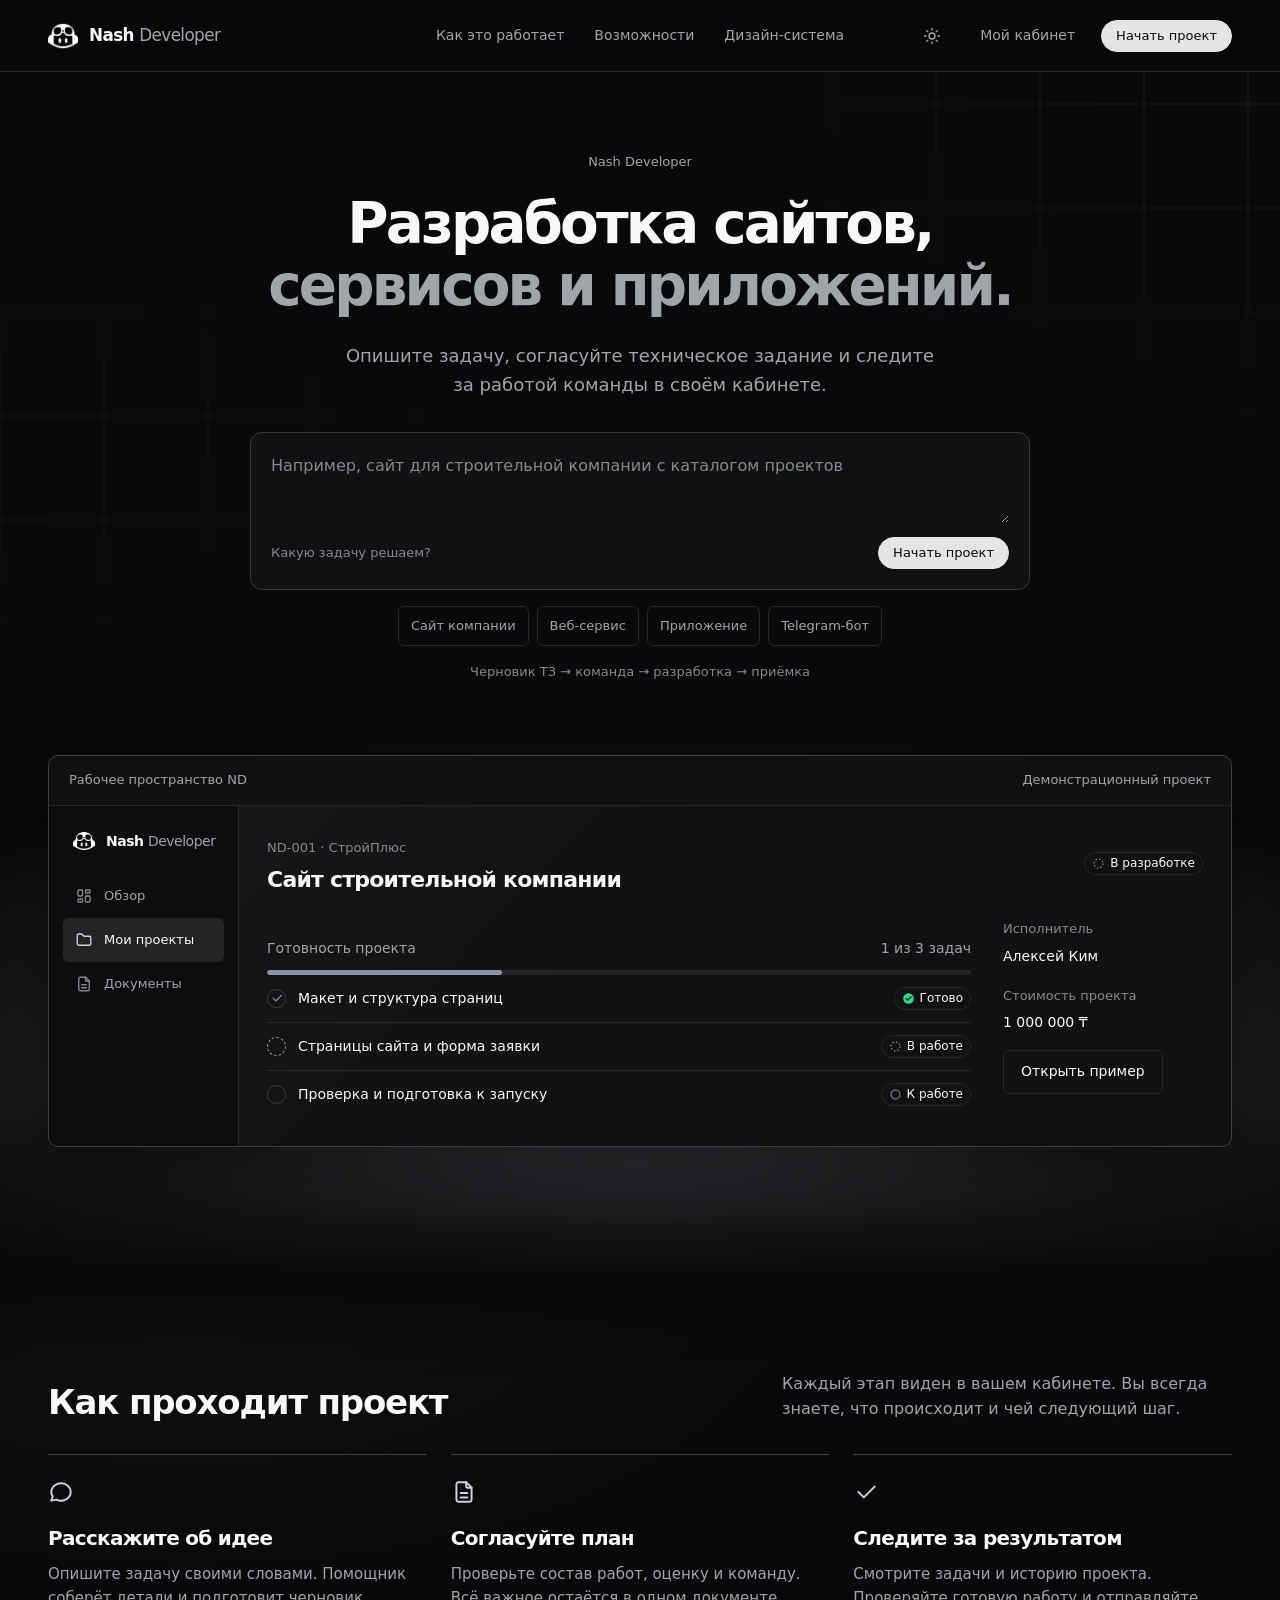
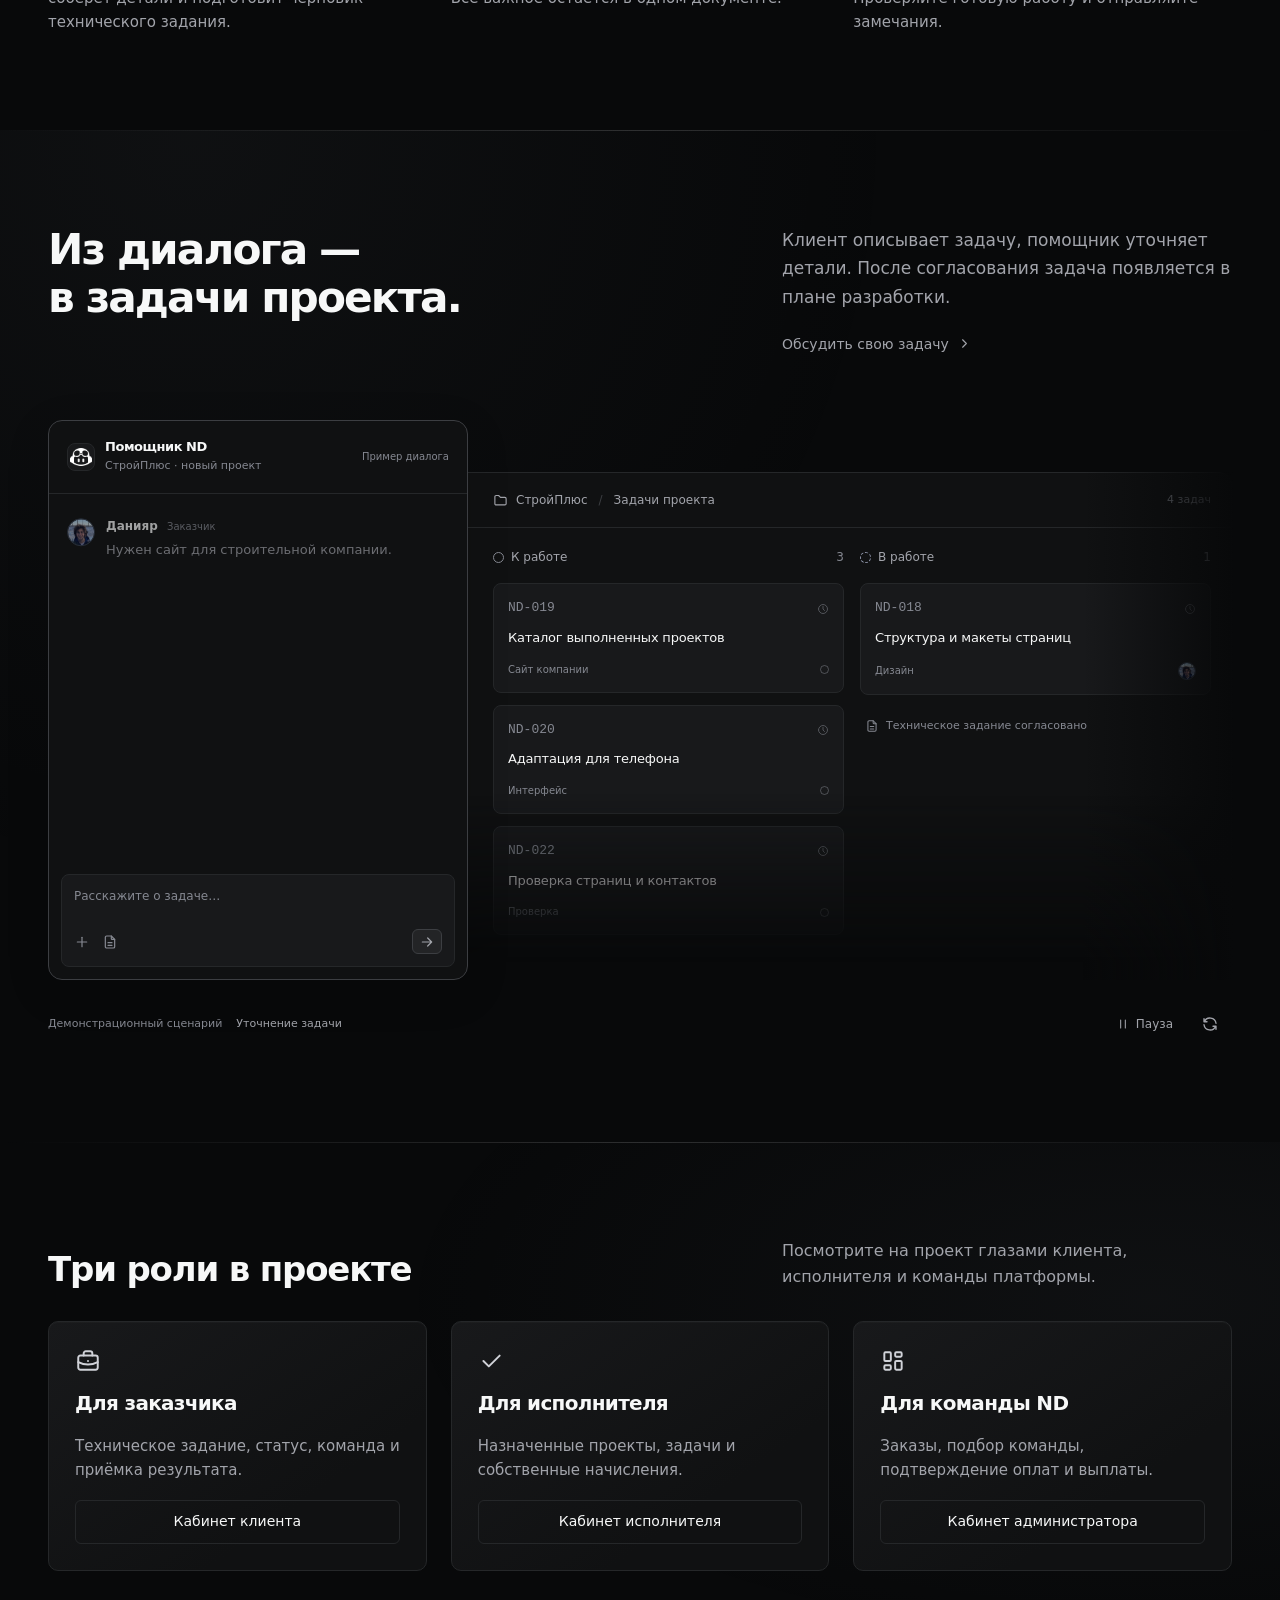
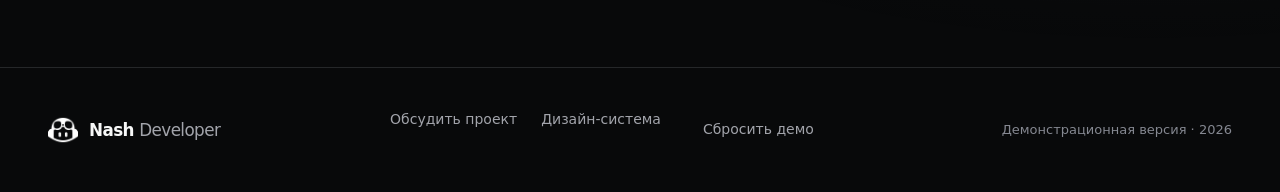
<file: index.html>
<!doctype html>
<html lang="ru">
<head>
<meta charset="utf-8">
<meta name="viewport" content="width=device-width, initial-scale=1, viewport-fit=cover">
<meta name="color-scheme" content="dark light">
<meta name="description" content="Демонстрационный интерфейс Nash Developer: заявка, техническое задание, команда и выполнение проекта.">
<meta name="robots" content="noindex,nofollow">
<title>Разработка под вашу задачу · Nash Developer</title>
<link rel="icon" href="assets/brand/favicon.ico?v=mark2" type="image/x-icon" sizes="16x16 32x32 48x48 64x64 128x128 256x256">
<link rel="icon" href="assets/brand/favicon.svg?v=mark2" type="image/svg+xml" sizes="any">
<link rel="apple-touch-icon" href="assets/brand/apple-touch-icon.png?v=mark2" sizes="180x180">
<script src="scripts/theme.js">
</script>
<link rel="stylesheet" href="styles/tokens.css">
<link rel="stylesheet" href="styles/base.css">
<link rel="stylesheet" href="styles/components.css">
<link rel="stylesheet" href="styles/layout.css">
<link rel="stylesheet" href="styles/pages.css">
<link rel="stylesheet" href="styles/responsive.css">
<link rel="stylesheet" href="styles/ui.css">
<link rel="stylesheet" href="styles/hero-grid.css">
<link rel="stylesheet" href="styles/intake-demo.css">
<script src="scripts/demo-state.js" defer>
</script>
<script src="scripts/ui.js" defer>
</script>
<script src="scripts/app.js" defer>
</script>
<script src="scripts/motion.js" defer>
</script>
<script src="scripts/hero-grid.js" defer>
</script>
<script src="scripts/intake-demo.js" defer>
</script>
</head>
<body data-page="home">
<a class="skip-link" href="#main">К содержимому</a>
<header class="marketing-header">
<div class="container">
<a class="brand" href="index.html" aria-label="Nash Developer — главная">
<img class="brand-symbol" src="assets/brand/nd-symbol.svg?v=mark2" alt="" width="30" height="30">
<span class="brand-name">Nash <span>Developer</span>
</span>
</a>
<nav class="marketing-nav" aria-label="Основное меню">
<a href="index.html#process">Как это работает</a>
<a href="index.html#roles">Возможности</a>
<a href="ui-kit.html">Дизайн-система</a>
</nav>
<div class="header-actions">
<button class="icon-btn theme-toggle" data-theme-toggle aria-label="Включить светлую тему" aria-pressed="false" title="Включить светлую тему">
<svg class="icon" viewBox="0 0 24 24" aria-hidden="true">
<use href="assets/icons/tabler-sprite.svg#spark"/>
</svg>
</button>
<a class="btn btn-quiet" href="customer.html">Мой кабинет</a>
<a class="btn btn-primary btn-start" href="request.html">Начать проект</a>
<button class="icon-btn mobile-menu-trigger" data-menu="marketing" aria-label="Открыть меню" aria-expanded="false" aria-controls="marketing-mobile">
<svg class="icon" viewBox="0 0 24 24" aria-hidden="true">
<use href="assets/icons/tabler-sprite.svg#menu"/>
</svg>
</button>
</div>
</div>
</header>
<nav id="marketing-mobile" class="marketing-mobile-nav" aria-label="Мобильное меню" hidden>
<a href="index.html#process">Как это работает</a>
<a href="index.html#roles">Возможности</a>
<a href="customer.html">Кабинет клиента</a>
<a href="contractor.html">Кабинет исполнителя</a>
<a href="admin.html">Кабинет администратора</a>
<a href="ui-kit.html">Дизайн-система</a>
</nav>
<main id="main">
<section class="hero container" aria-labelledby="hero-title">
<div class="hero-grid" data-hero-grid aria-hidden="true">
<svg class="hero-grid-svg" xmlns="http://www.w3.org/2000/svg" focusable="false">
<defs>
<pattern id="hero-grid-pattern" width="104" height="104" patternUnits="userSpaceOnUse">
<path class="hero-grid-fallback" d="M5 0H99L104 5V99L99 104H5L0 99V5Z"/>
<path class="hero-grid-fallback hero-grid-fallback-junction" d="M0-5 1.5-1.5 5 0 1.5 1.5 0 5-1.5 1.5-5 0-1.5-1.5Z"/>
</pattern>
</defs>
<rect width="100%" height="100%" fill="url(#hero-grid-pattern)"/>
</svg>
</div>
<div class="eyebrow">Nash Developer</div>
<h1 id="hero-title">Разработка сайтов,<br>
<span>сервисов и приложений.</span>
</h1>
<p class="hero-description">Опишите задачу, согласуйте техническое задание и следите за работой команды в своём кабинете.</p>
<form class="hero-composer" id="hero-form">
<label class="sr-only" for="hero-request">Что вы хотите разработать?</label>
<textarea id="hero-request" maxlength="8000" placeholder="Например, сайт для строительной компании с каталогом проектов">
</textarea>
<div class="composer-bottom">
<span class="meta">Какую задачу решаем?</span>
<button class="btn btn-primary btn-start" type="submit">Начать проект</button>
</div>
</form>
<div class="suggestions" aria-label="Примеры задач">
<button class="suggestion" data-prompt="Нужен сайт для строительной компании">Сайт компании</button>
<button class="suggestion" data-prompt="Нужен веб-сервис для работы с заявками">Веб-сервис</button>
<button class="suggestion" data-prompt="Нужно приложение для клиентов компании">Приложение</button>
<button class="suggestion" data-prompt="Нужен Telegram-бот для записи на услуги">Telegram-бот</button>
</div>
<p class="hero-caption">Черновик ТЗ → команда → разработка → приёмка</p>
<div class="preview-stage">
<div class="product-preview" aria-label="Пример интерфейса проекта">
<div class="preview-top">
<div class="row">
<span>Рабочее пространство ND</span>
</div>
<span>Демонстрационный проект</span>
</div>
<div class="preview-layout">
<div class="preview-nav">
<a class="brand" href="index.html" aria-label="Nash Developer — главная">
<img class="brand-symbol" src="assets/brand/nd-symbol.svg?v=mark2" alt="" width="30" height="30">
<span class="brand-name">Nash <span>Developer</span>
</span>
</a>
<div class="nav-item">
<svg class="icon" viewBox="0 0 24 24" aria-hidden="true">
<use href="assets/icons/tabler-sprite.svg#grid"/>
</svg>Обзор</div>
<div class="nav-item" aria-current="page">
<svg class="icon" viewBox="0 0 24 24" aria-hidden="true">
<use href="assets/icons/tabler-sprite.svg#folder"/>
</svg>Мои проекты</div>
<div class="nav-item">
<svg class="icon" viewBox="0 0 24 24" aria-hidden="true">
<use href="assets/icons/tabler-sprite.svg#file"/>
</svg>Документы</div>
</div>
<div class="preview-content">
<div class="preview-title">
<div>
<span class="meta">ND-001 · СтройПлюс</span>
<h2 style="margin-top:8px">Сайт строительной компании</h2>
</div>
<span class="status-pill">
<svg class="status-icon is-active" viewBox="0 0 16 16" aria-hidden="true">
<circle cx="8" cy="8" r="5.5" stroke-dasharray="1.8 2.5"/>
</svg>
<span>В разработке</span>
</span>
</div>
<div class="preview-columns">
<div>
<div class="progress-summary">
<span>Готовность проекта</span>
<span>1 из 3 задач</span>
</div>
<div class="progress" style="--progress:33.33%">
<span>
</span>
</div>
<div class="task-row">
<span class="task-symbol done">
<svg class="icon" viewBox="0 0 24 24" aria-hidden="true">
<use href="assets/icons/tabler-sprite.svg#check"/>
</svg>
</span>
<span class="task-title">Макет и структура страниц</span>
<span class="status-pill">
<svg class="status-icon is-done" viewBox="0 0 16 16" aria-hidden="true">
<circle cx="8" cy="8" r="6.5"/>
<path d="m5 8 2 2 4-4"/>
</svg>
<span>Готово</span>
</span>
</div>
<div class="task-row">
<span class="task-symbol doing">
</span>
<span class="task-title">Страницы сайта и форма заявки</span>
<span class="status-pill">
<svg class="status-icon is-active" viewBox="0 0 16 16" aria-hidden="true">
<circle cx="8" cy="8" r="5.5" stroke-dasharray="1.8 2.5"/>
</svg>
<span>В работе</span>
</span>
</div>
<div class="task-row">
<span class="task-symbol ">
</span>
<span class="task-title">Проверка и подготовка к запуску</span>
<span class="status-pill">
<svg class="status-icon" viewBox="0 0 16 16" aria-hidden="true">
<circle cx="8" cy="8" r="5.5"/>
</svg>
<span>К работе</span>
</span>
</div>
</div>
<div class="preview-details">
<div>
<span class="meta">Исполнитель</span>
<strong>Алексей Ким</strong>
</div>
<div>
<span class="meta">Стоимость проекта</span>
<strong class="num">1 000 000 ₸</strong>
</div>
<div>
<a class="btn btn-outline" href="customer.html?example=1">Открыть пример</a>
</div>
</div>
</div>
</div>
</div>
</div>
</div>
</section>
<section class="marketing-section container" id="process">
<div class="section-heading">
<h2>Как проходит проект</h2>
<p class="muted">Каждый этап виден в вашем кабинете. Вы всегда знаете, что происходит и чей следующий шаг.</p>
</div>
<div class="three-column">
<article class="step-card">
<svg class="icon" viewBox="0 0 24 24" aria-hidden="true">
<use href="assets/icons/tabler-sprite.svg#chat"/>
</svg>
<h3>Расскажите об идее</h3>
<p>Опишите задачу своими словами. Помощник соберёт детали и подготовит черновик технического задания.</p>
</article>
<article class="step-card">
<svg class="icon" viewBox="0 0 24 24" aria-hidden="true">
<use href="assets/icons/tabler-sprite.svg#file"/>
</svg>
<h3>Согласуйте план</h3>
<p>Проверьте состав работ, оценку и команду. Всё важное остаётся в одном документе.</p>
</article>
<article class="step-card">
<svg class="icon" viewBox="0 0 24 24" aria-hidden="true">
<use href="assets/icons/tabler-sprite.svg#check"/>
</svg>
<h3>Следите за результатом</h3>
<p>Смотрите задачи и историю проекта. Проверяйте готовую работу и отправляйте замечания.</p>
</article>
</div>
</section>
<section class="marketing-section container intake-demo" id="conversation" data-intake-demo aria-labelledby="intake-title">
  <div class="section-heading">
    <h2 id="intake-title">Из диалога —<br>в задачи проекта.</h2>
    <div class="intake-intro">
      <p class="muted">Клиент описывает задачу, помощник уточняет детали. После согласования задача появляется в плане разработки.</p>
      <a class="intake-try-link" href="request.html">Обсудить свою задачу <svg class="icon" viewBox="0 0 24 24" aria-hidden="true">
<use href="assets/icons/tabler-sprite.svg#chevron"/>
</svg>
</a>
    </div>
  </div>
  <p class="sr-only">Пример: заказчик просит сайт строительной компании с услугами, проектами и формой заявки. Помощник уточняет уведомления в Telegram. После подтверждения клиента в колонку «К работе» добавляется задача «Форма заявки и уведомления в Telegram», сдвигая прежние задачи вниз.</p>
  <div class="intake-scene" aria-hidden="true">
    <div class="intake-board">
      <div class="intake-board-header">
<span>
<svg class="icon" viewBox="0 0 24 24" aria-hidden="true">
<use href="assets/icons/tabler-sprite.svg#folder"/>
</svg> СтройПлюс <span class="intake-slash">/</span> Задачи проекта</span>
<span class="intake-total">
<span data-intake-total>5</span> задач</span>
</div>
      <div class="intake-board-body">
        <div class="intake-lane">
          <div class="intake-lane-heading">
<span>
<i class="intake-state-dot">
</i>К работе</span>
<span data-intake-todo>4</span>
</div>
          <div class="intake-task-slot" data-intake-slot>
<div class="intake-new-inner" data-intake-inner>
            <article class="intake-task intake-task-new" data-intake-new>
              <div class="intake-task-top">
<span class="mono">ND-021</span>
<span class="intake-new-label">
<svg class="icon" viewBox="0 0 24 24" aria-hidden="true">
<use href="assets/icons/tabler-sprite.svg#check"/>
</svg> Новая задача</span>
</div>
              <h3>Форма заявки и уведомления в Telegram</h3>
              <div class="intake-task-footer">
<span>
<svg class="icon" viewBox="0 0 24 24" aria-hidden="true">
<use href="assets/icons/tabler-sprite.svg#chat"/>
</svg> Из диалога с клиентом</span>
<img src="assets/brand/nd-symbol.svg?v=mark2" width="16" height="16" alt="">
</div>
            </article>
          </div>
</div>
          <div class="intake-old-tasks">
            <article class="intake-task" data-intake-old>
<div class="intake-task-top">
<span class="mono">ND-019</span>
<svg class="icon" viewBox="0 0 24 24" aria-hidden="true">
<use href="assets/icons/tabler-sprite.svg#clock"/>
</svg>
</div>
<h3>Каталог выполненных проектов</h3>
<div class="intake-task-footer">
<span>Сайт компании</span>
<span class="intake-task-ring">
</span>
</div>
</article>
            <article class="intake-task" data-intake-old>
<div class="intake-task-top">
<span class="mono">ND-020</span>
<svg class="icon" viewBox="0 0 24 24" aria-hidden="true">
<use href="assets/icons/tabler-sprite.svg#clock"/>
</svg>
</div>
<h3>Адаптация для телефона</h3>
<div class="intake-task-footer">
<span>Интерфейс</span>
<span class="intake-task-ring">
</span>
</div>
</article>
            <article class="intake-task" data-intake-old>
<div class="intake-task-top">
<span class="mono">ND-022</span>
<svg class="icon" viewBox="0 0 24 24" aria-hidden="true">
<use href="assets/icons/tabler-sprite.svg#clock"/>
</svg>
</div>
<h3>Проверка страниц и контактов</h3>
<div class="intake-task-footer">
<span>Проверка</span>
<span class="intake-task-ring">
</span>
</div>
</article>
          </div>
        </div>
        <div class="intake-lane intake-lane-doing">
          <div class="intake-lane-heading">
<span>
<i class="intake-state-dot is-active">
</i>В работе</span>
<span>1</span>
</div>
          <article class="intake-task">
<div class="intake-task-top">
<span class="mono">ND-018</span>
<svg class="icon" viewBox="0 0 24 24" aria-hidden="true">
<use href="assets/icons/tabler-sprite.svg#clock"/>
</svg>
</div>
<h3>Структура и макеты страниц</h3>
<div class="intake-task-footer">
<span>Дизайн</span>
<span class="avatar avatar-photo" data-demo-avatar role="img" aria-label="Демо-аватар заказчика">
<span class="avatar-fallback" aria-hidden="true">ДС</span>
<img class="avatar-image" src="assets/avatars/maxleiter.png" alt="" width="36" height="36" decoding="async">
</span>
</div>
</article>
          <div class="intake-board-note">
<svg class="icon" viewBox="0 0 24 24" aria-hidden="true">
<use href="assets/icons/tabler-sprite.svg#file"/>
</svg> Техническое задание согласовано</div>
        </div>
      </div>
    </div>
    <div class="intake-board-fade">
</div>
    <div class="intake-chat">
      <div class="intake-chat-header">
<span class="intake-ai-avatar">
<img src="assets/brand/nd-symbol.svg?v=mark2" width="22" height="22" alt="">
</span>
<div>
<h3>Помощник ND</h3>
<p>СтройПлюс · новый проект</p>
</div>
<span class="intake-chat-label">Пример диалога</span>
</div>
      <div class="intake-messages" data-intake-log>
        <div class="intake-message" data-intake-message>
<span class="avatar avatar-photo" data-demo-avatar role="img" aria-label="Демо-аватар заказчика">
<span class="avatar-fallback" aria-hidden="true">ДС</span>
<img class="avatar-image" src="assets/avatars/maxleiter.png" alt="" width="36" height="36" decoding="async">
</span>
<div>
<span class="intake-speaker">Данияр <span>Заказчик</span>
</span>
<p>Нужен сайт для строительной компании.</p>
</div>
</div>
        <div class="intake-message" data-intake-message>
<span class="intake-ai-avatar">
<img src="assets/brand/nd-symbol.svg?v=mark2" width="18" height="18" alt="">
</span>
<div>
<span class="intake-speaker">Помощник ND</span>
<p>Что должен уметь сайт в первой версии?</p>
</div>
</div>
        <div class="intake-message" data-intake-message>
<span class="avatar avatar-photo" data-demo-avatar role="img" aria-label="Демо-аватар заказчика">
<span class="avatar-fallback" aria-hidden="true">ДС</span>
<img class="avatar-image" src="assets/avatars/maxleiter.png" alt="" width="36" height="36" decoding="async">
</span>
<div>
<span class="intake-speaker">Данияр</span>
<p>Показывать услуги и проекты. Нужна форма заявки.</p>
</div>
</div>
        <div class="intake-message" data-intake-message>
<span class="intake-ai-avatar">
<img src="assets/brand/nd-symbol.svg?v=mark2" width="18" height="18" alt="">
</span>
<div>
<span class="intake-speaker">Помощник ND</span>
<p>Добавим уведомление менеджеру в Telegram после каждой заявки?</p>
</div>
</div>
        <div class="intake-message" data-intake-message>
<span class="avatar avatar-photo" data-demo-avatar role="img" aria-label="Демо-аватар заказчика">
<span class="avatar-fallback" aria-hidden="true">ДС</span>
<img class="avatar-image" src="assets/avatars/maxleiter.png" alt="" width="36" height="36" decoding="async">
</span>
<div>
<span class="intake-speaker">Данияр</span>
<p>Да, добавьте в план.</p>
</div>
</div>
        <div class="intake-message" data-intake-message>
<span class="intake-ai-avatar">
<img src="assets/brand/nd-symbol.svg?v=mark2" width="18" height="18" alt="">
</span>
<div>
<span class="intake-speaker">Помощник ND</span>
<p>Готово. Задача «Форма заявки и уведомления в Telegram» добавлена в проект.</p>
<span class="intake-created-note">
<svg class="icon" viewBox="0 0 24 24" aria-hidden="true">
<use href="assets/icons/tabler-sprite.svg#check"/>
</svg> Задача в плане</span>
</div>
</div>
        <div class="intake-message intake-typing" data-intake-typing hidden>
<span class="intake-ai-avatar">
<img src="assets/brand/nd-symbol.svg?v=mark2" width="18" height="18" alt="">
</span>
<div>
<span class="intake-speaker">Помощник ND</span>
<span class="intake-dots">
<i>
</i>
<i>
</i>
<i>
</i>
</span>
</div>
</div>
      </div>
      <div class="intake-compose">
<span class="intake-compose-copy" data-intake-draft>Расскажите о задаче…</span>
<div class="intake-compose-tools">
<span>
<svg class="icon" viewBox="0 0 24 24" aria-hidden="true">
<use href="assets/icons/tabler-sprite.svg#plus"/>
</svg>
<svg class="icon" viewBox="0 0 24 24" aria-hidden="true">
<use href="assets/icons/tabler-sprite.svg#file"/>
</svg>
</span>
<span class="intake-send" data-intake-send>
<svg class="icon" viewBox="0 0 24 24">
<path d="M5 12h14m-6-6 6 6-6 6"/>
</svg>
</span>
</div>
</div>
    </div>
    <div class="intake-transfer" data-intake-transfer hidden>
<svg class="icon" viewBox="0 0 24 24" aria-hidden="true">
<use href="assets/icons/tabler-sprite.svg#file"/>
</svg>
</div>
  </div>
  <div class="intake-caption">
<p>
<span class="intake-caption-label">Демонстрационный сценарий</span>
<span class="intake-phase" data-intake-phase>Задача в плане</span>
</p>
<div class="intake-controls" data-intake-controls hidden>
<button class="btn btn-quiet" type="button" data-intake-pause aria-label="Приостановить демонстрацию" aria-pressed="false">
<span class="intake-control-icon" data-intake-control-icon>
<svg class="icon" viewBox="0 0 24 24">
<path d="M8 5v14M16 5v14"/>
</svg>
</span>
<span data-intake-pause-label>Пауза</span>
</button>
<button class="icon-btn" type="button" data-intake-replay aria-label="Повторить демонстрацию" title="Повторить демонстрацию">
<svg class="icon" viewBox="0 0 24 24" aria-hidden="true">
<use href="assets/icons/tabler-sprite.svg#reset"/>
</svg>
</button>
</div>
</div>
</section>

<section class="marketing-section container" id="roles">
<div class="section-heading">
<h2>Три роли в проекте</h2>
<p class="muted">Посмотрите на проект глазами клиента, исполнителя и команды платформы.</p>
</div>
<div class="three-column">
<article class="role-card">
<svg class="icon" viewBox="0 0 24 24" aria-hidden="true">
<use href="assets/icons/tabler-sprite.svg#briefcase"/>
</svg>
<h3>Для заказчика</h3>
<p>Техническое задание, статус, команда и приёмка результата.</p>
<a class="btn btn-outline" href="customer.html?example=1">Кабинет клиента</a>
</article>
<article class="role-card">
<svg class="icon" viewBox="0 0 24 24" aria-hidden="true">
<use href="assets/icons/tabler-sprite.svg#check"/>
</svg>
<h3>Для исполнителя</h3>
<p>Назначенные проекты, задачи и собственные начисления.</p>
<a class="btn btn-outline" href="contractor.html?example=1">Кабинет исполнителя</a>
</article>
<article class="role-card">
<svg class="icon" viewBox="0 0 24 24" aria-hidden="true">
<use href="assets/icons/tabler-sprite.svg#grid"/>
</svg>
<h3>Для команды ND</h3>
<p>Заказы, подбор команды, подтверждение оплат и выплаты.</p>
<a class="btn btn-outline" href="admin.html?example=1">Кабинет администратора</a>
</article>
</div>
</section>
</main>
<footer class="marketing-footer">
<div class="container">
<a class="brand" href="index.html" aria-label="Nash Developer — главная">
<img class="brand-symbol" src="assets/brand/nd-symbol.svg?v=mark2" alt="" width="30" height="30">
<span class="brand-name">Nash <span>Developer</span>
</span>
</a>
<nav class="footer-links" aria-label="Ссылки в подвале">
<a href="request.html">Обсудить проект</a>
<a href="ui-kit.html">Дизайн-система</a>
<button class="btn btn-quiet" data-action="reset">Сбросить демо</button>
</nav>
<p class="meta">Демонстрационная версия · 2026</p>
</div>
</footer>
<div id="toast" class="toast" role="status" hidden>
</div>
<dialog id="confirm-dialog" class="modal" aria-labelledby="confirm-title">
<h2 id="confirm-title">Начать заново?</h2>
<p id="confirm-copy">
</p>
<div class="modal-actions">
<button class="btn btn-outline" data-dialog="cancel">Отмена</button>
<button class="btn btn-primary" data-dialog="confirm">Продолжить</button>
</div>
</dialog>
<dialog id="rework-dialog" class="modal" aria-labelledby="rework-title">
<h2 id="rework-title">Что нужно доработать?</h2>
<form id="rework-form">
<label class="sr-only" for="rework-text">Комментарий к доработке</label>
<textarea class="textarea spacer-top" id="rework-text" required maxlength="1000" placeholder="Опишите, что нужно исправить">
</textarea>
<div class="modal-actions">
<button type="button" class="btn btn-outline" data-close-rework>Отмена</button>
<button class="btn btn-primary" type="submit">Отправить замечания</button>
</div>
</form>
</dialog>
<noscript>
<div class="notice">Для демонстрационных действий включите JavaScript. Страницы и стили доступны без него.</div>
</noscript>
</body>
</html>
</file>
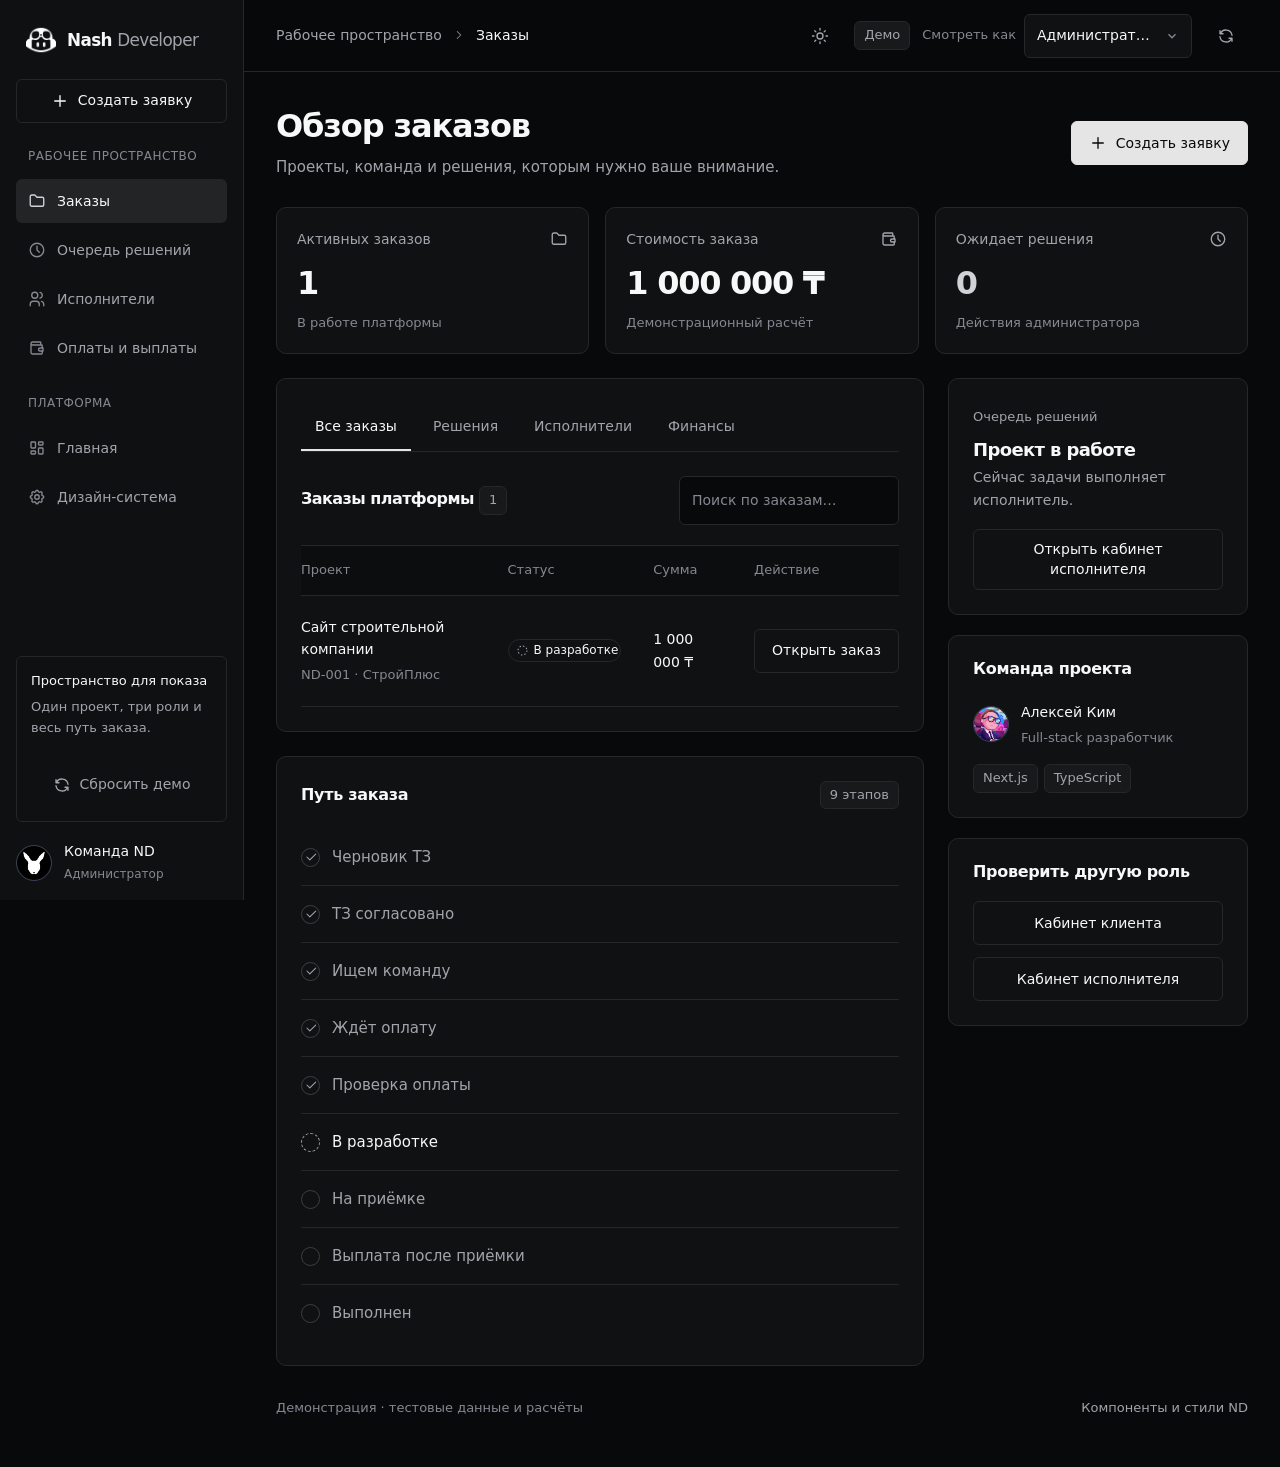
<file: admin.html>
<!doctype html>
<html lang="ru">
<head>
<meta charset="utf-8">
<meta name="viewport" content="width=device-width, initial-scale=1, viewport-fit=cover">
<meta name="color-scheme" content="dark light">
<meta name="description" content="Демонстрационный интерфейс Nash Developer: заявка, техническое задание, команда и выполнение проекта.">
<meta name="robots" content="noindex,nofollow">
<title>Заказы · Nash Developer</title>
<link rel="icon" href="assets/brand/favicon.ico?v=mark2" type="image/x-icon" sizes="16x16 32x32 48x48 64x64 128x128 256x256">
<link rel="icon" href="assets/brand/favicon.svg?v=mark2" type="image/svg+xml" sizes="any">
<link rel="apple-touch-icon" href="assets/brand/apple-touch-icon.png?v=mark2" sizes="180x180">
<script src="scripts/theme.js">
</script>
<link rel="stylesheet" href="styles/tokens.css">
<link rel="stylesheet" href="styles/base.css">
<link rel="stylesheet" href="styles/components.css">
<link rel="stylesheet" href="styles/layout.css">
<link rel="stylesheet" href="styles/pages.css">
<link rel="stylesheet" href="styles/responsive.css">
<link rel="stylesheet" href="styles/ui.css">
<link rel="stylesheet" href="styles/hero-grid.css">
<link rel="stylesheet" href="styles/intake-demo.css">
<script src="scripts/demo-state.js" defer>
</script>
<script src="scripts/ui.js" defer>
</script>
<script src="scripts/app.js" defer>
</script>
<script src="scripts/motion.js" defer>
</script>
<script src="scripts/hero-grid.js" defer>
</script>
<script src="scripts/intake-demo.js" defer>
</script>
</head>
<body data-page="admin">
<a class="skip-link" href="#main">К содержимому</a>
<div class="app-layout">
<div class="menu-backdrop" data-close-sidebar hidden>
</div>
<aside class="app-sidebar" id="app-sidebar" aria-label="Меню кабинета">
<a class="brand" href="index.html" aria-label="Nash Developer — главная">
<img class="brand-symbol" src="assets/brand/nd-symbol.svg?v=mark2" alt="" width="30" height="30">
<span class="brand-name">Nash <span>Developer</span>
</span>
</a>
<button class="icon-btn sidebar-close" data-close-sidebar aria-label="Закрыть меню">
<svg class="icon" viewBox="0 0 24 24" aria-hidden="true">
<use href="assets/icons/tabler-sprite.svg#close"/>
</svg>
</button>
<a class="btn btn-outline" href="request.html">
<svg class="icon" viewBox="0 0 24 24" aria-hidden="true">
<use href="assets/icons/tabler-sprite.svg#plus"/>
</svg>Создать заявку</a>
<nav class="sidebar-section" aria-label="Разделы кабинета">
<span class="sidebar-label">РАБОЧЕЕ ПРОСТРАНСТВО</span>
<a class="nav-item" href="admin.html" aria-current="page">
<svg class="icon" viewBox="0 0 24 24" aria-hidden="true">
<use href="assets/icons/tabler-sprite.svg#folder"/>
</svg>
<span>Заказы</span>
</a>
<a class="nav-item" href="admin.html#queue">
<svg class="icon" viewBox="0 0 24 24" aria-hidden="true">
<use href="assets/icons/tabler-sprite.svg#clock"/>
</svg>
<span>Очередь решений</span>
</a>
<a class="nav-item" href="admin.html#team">
<svg class="icon" viewBox="0 0 24 24" aria-hidden="true">
<use href="assets/icons/tabler-sprite.svg#users"/>
</svg>
<span>Исполнители</span>
</a>
<a class="nav-item" href="admin.html#payments">
<svg class="icon" viewBox="0 0 24 24" aria-hidden="true">
<use href="assets/icons/tabler-sprite.svg#wallet"/>
</svg>
<span>Оплаты и выплаты</span>
</a>
</nav>
<nav class="sidebar-section" aria-label="Дополнительно">
<span class="sidebar-label">ПЛАТФОРМА</span>
<a class="nav-item" href="index.html">
<svg class="icon" viewBox="0 0 24 24" aria-hidden="true">
<use href="assets/icons/tabler-sprite.svg#grid"/>
</svg>
<span>Главная</span>
</a>
<a class="nav-item" href="ui-kit.html">
<svg class="icon" viewBox="0 0 24 24" aria-hidden="true">
<use href="assets/icons/tabler-sprite.svg#settings"/>
</svg>
<span>Дизайн-система</span>
</a>
</nav>
<div class="sidebar-bottom">
<div class="sidebar-note">
<strong>Пространство для показа</strong>Один проект, три роли и весь путь заказа.<button class="btn btn-quiet btn-wide spacer-top" data-action="reset">
<svg class="icon" viewBox="0 0 24 24" aria-hidden="true">
<use href="assets/icons/tabler-sprite.svg#reset"/>
</svg>Сбросить демо</button>
</div>
<div class="row">
<span class="avatar avatar-photo" data-demo-avatar role="img" aria-label="Демо-аватар администратора">
<span class="avatar-fallback" aria-hidden="true">ND</span>
<img class="avatar-image" src="assets/avatars/evilrabbit.png" alt="" width="36" height="36" decoding="async">
</span>
<div class="user-details">
<strong>Команда ND</strong>
<small>Администратор</small>
</div>
</div>
</div>
</aside>
<header class="app-header">
<button class="icon-btn mobile-menu-trigger" data-menu="sidebar" aria-label="Открыть меню" aria-expanded="false" aria-controls="app-sidebar">
<svg class="icon" viewBox="0 0 24 24" aria-hidden="true">
<use href="assets/icons/tabler-sprite.svg#menu"/>
</svg>
</button>
<div class="breadcrumbs">
<a href="index.html">Рабочее пространство</a>
<svg class="icon" viewBox="0 0 24 24" aria-hidden="true">
<use href="assets/icons/tabler-sprite.svg#chevron"/>
</svg>
<span>Заказы</span>
</div>
<div class="app-header-actions">
<button class="icon-btn theme-toggle" data-theme-toggle aria-label="Включить светлую тему" aria-pressed="false" title="Включить светлую тему">
<svg class="icon" viewBox="0 0 24 24" aria-hidden="true">
<use href="assets/icons/tabler-sprite.svg#spark"/>
</svg>
</button>
<span class="badge">Демо</span>
<label class="role-picker">
<span>Смотреть как</span>
<select class="select" id="role-picker" aria-label="Демонстрационная роль">
<option value="customer">Заказчик</option>
<option value="contractor">Исполнитель</option>
<option value="admin" selected>Администратор</option>
</select>
</label>
<button class="icon-btn header-reset" data-action="reset" aria-label="Сбросить демонстрацию">
<svg class="icon" viewBox="0 0 24 24" aria-hidden="true">
<use href="assets/icons/tabler-sprite.svg#reset"/>
</svg>
</button>
</div>
</header>
<main class="app-content" id="main">
<div class="page-heading">
<div>
<h1>Обзор заказов</h1>
<p>Проекты, команда и решения, которым нужно ваше внимание.</p>
</div>
<a href="request.html" class="btn btn-primary">
<svg class="icon" viewBox="0 0 24 24" aria-hidden="true">
<use href="assets/icons/tabler-sprite.svg#plus"/>
</svg>Создать заявку</a>
</div>
<section class="panel empty-state" id="empty-state" hidden>
<svg class="icon" viewBox="0 0 24 24" aria-hidden="true">
<use href="assets/icons/tabler-sprite.svg#folder"/>
</svg>
<h2>Здесь начнётся ваш проект</h2>
<p>Создайте первую заявку или откройте демонстрационный заказ, чтобы посмотреть кабинет в работе.</p>
<div class="row wrap" style="justify-content:center">
<a href="request.html" class="btn btn-primary">Создать заявку</a>
<button class="btn" data-action="example">Открыть пример</button>
</div>
</section>
<div id="project-content">
<div class="metric-grid metric-grid-money spacer-bottom">
<article class="metric">
<div class="metric-label">Активных заказов<svg class="icon" viewBox="0 0 24 24" aria-hidden="true">
<use href="assets/icons/tabler-sprite.svg#folder"/>
</svg>
</div>
<div class="metric-value" data-bind="active-orders">1</div>
<p>В работе платформы</p>
</article>
<article class="metric">
<div class="metric-label">Стоимость заказа<svg class="icon" viewBox="0 0 24 24" aria-hidden="true">
<use href="assets/icons/tabler-sprite.svg#wallet"/>
</svg>
</div>
<div class="metric-value num">1 000 000 ₸</div>
<p>Демонстрационный расчёт</p>
</article>
<article class="metric">
<div class="metric-label">Ожидает решения<svg class="icon" viewBox="0 0 24 24" aria-hidden="true">
<use href="assets/icons/tabler-sprite.svg#clock"/>
</svg>
</div>
<div class="metric-value accent" data-bind="decision-count">0</div>
<p>Действия администратора</p>
</article>
</div>
<div class="content-grid">
<div class="stack">
<section class="panel panel-pad">
<div class="tabs" role="tablist" aria-label="Разделы администратора">
<button class="tab" role="tab" id="tab-orders" aria-selected="true" aria-controls="panel-orders" data-tab="orders">Все заказы</button>
<button class="tab" role="tab" id="tab-queue" aria-selected="false" aria-controls="panel-queue" tabindex="-1" data-tab="queue">Решения</button>
<button class="tab" role="tab" id="tab-team" aria-selected="false" aria-controls="panel-team" tabindex="-1" data-tab="team">Исполнители</button>
<button class="tab" role="tab" id="tab-payments" aria-selected="false" aria-controls="panel-payments" tabindex="-1" data-tab="payments">Финансы</button>
</div>
<section class="tab-panel" id="panel-orders" role="tabpanel" aria-labelledby="tab-orders">
<div class="table-title">
<h2>Заказы платформы <span class="badge">1</span>
</h2>
<label>
<span class="sr-only">Поиск заказов</span>
<input class="input" id="order-search" placeholder="Поиск по заказам…" type="search">
</label>
</div>
<table class="orders-table">
<thead>
<tr>
<th scope="col">Проект</th>
<th scope="col">Статус</th>
<th scope="col">Сумма</th>
<th scope="col">Действие</th>
</tr>
</thead>
<tbody>
<tr id="order-row">
<td>
<strong data-bind="title">Сайт строительной компании</strong>
<span class="meta">ND-001 · СтройПлюс</span>
</td>
<td data-label="Статус">
<span class="badge badge-blue" data-bind="status">В разработке</span>
</td>
<td data-label="Стоимость" class="num">1 000 000 ₸</td>
<td>
<button class="btn btn-outline" data-open-tab="queue">Открыть заказ</button>
</td>
</tr>
</tbody>
</table>
<p class="muted small" id="search-empty" hidden>Заказов по вашему запросу нет.</p>
</section>
<section class="tab-panel" id="panel-queue" role="tabpanel" aria-labelledby="tab-queue" hidden>
<div class="project-heading">
<div class="grow">
<div class="row wrap">
<span class="mono subtle">ND-001</span>
<span data-bind="status" class="badge badge-blue badge-dot">В разработке</span>
</div>
<h2 data-bind="title">Сайт строительной компании</h2>
<p data-bind="summary">Сайт компании с услугами, проектами и формой заявки.</p>
<div class="project-meta">
<span>
<svg class="icon" viewBox="0 0 24 24" aria-hidden="true">
<use href="assets/icons/tabler-sprite.svg#briefcase"/>
</svg>СтройПлюс</span>
<span>
<svg class="icon" viewBox="0 0 24 24" aria-hidden="true">
<use href="assets/icons/tabler-sprite.svg#file"/>
</svg>ТЗ · версия 1</span>
<span>
<svg class="icon" viewBox="0 0 24 24" aria-hidden="true">
<use href="assets/icons/tabler-sprite.svg#clock"/>
</svg>Демонстрационный проект</span>
</div>
</div>
<div class="project-icon">
<svg class="icon" viewBox="0 0 24 24" aria-hidden="true">
<use href="assets/icons/tabler-sprite.svg#folder"/>
</svg>
</div>
</div>
<div class="notice">
<svg class="icon" viewBox="0 0 24 24" aria-hidden="true">
<use href="assets/icons/tabler-sprite.svg#info"/>
</svg>
<p data-bind="admin-guidance">Сейчас команда выполняет задачи. Решений администратора не требуется.</p>
</div>
<div class="spacer-top">
<h3 class="spacer-bottom">История действий</h3>
<ol class="timeline" data-render="history">
<li>ТЗ согласовано<p>Заказчик</p>
</li>
<li>Исполнитель назначен<p>Администратор</p>
</li>
<li>Тестовая оплата подтверждена<p>Администратор</p>
</li>
</ol>
</div>
</section>
<section class="tab-panel" id="panel-team" role="tabpanel" aria-labelledby="tab-team" hidden>
<h3 class="spacer-bottom">Пул исполнителей</h3>
<div class="panel panel-pad">
<div class="team-person">
<span class="avatar avatar-photo" data-demo-avatar role="img" aria-label="Демо-аватар исполнителя">
<span class="avatar-fallback" aria-hidden="true">АК</span>
<img class="avatar-image" src="assets/avatars/shadcn.png" alt="" width="36" height="36" decoding="async">
</span>
<div class="grow">
<strong>Алексей Ким</strong>
<p>Full-stack разработчик · ИП · тестовый профиль</p>
</div>
<span class="status-pill">
<svg class="status-icon is-done" viewBox="0 0 16 16" aria-hidden="true">
<circle cx="8" cy="8" r="6.5"/>
<path d="m5 8 2 2 4-4"/>
</svg>
<span>В пуле</span>
</span>
</div>
<div class="team-skills">
<span class="badge">Next.js</span>
<span class="badge">React</span>
<span class="badge">TypeScript</span>
</div>
<button class="btn btn-primary spacer-top" data-action="assign" data-team-assign>Назначить на проект</button>
<p class="form-note spacer-top">Назначение доступно на этапе поиска команды.</p>
</div>
</section>
<section class="tab-panel" id="panel-payments" role="tabpanel" aria-labelledby="tab-payments" hidden>
<h3 class="spacer-bottom">Расчёт по заказу</h3>
<dl class="definition">
<dt>Сумма заказа</dt>
<dd class="num">1 000 000 ₸</dd>
<dt>Фонд исполнителя · 72%</dt>
<dd class="num">720 000 ₸</dd>
<dt>Комиссия ND · 28%</dt>
<dd class="num">280 000 ₸</dd>
<dt>Резерв · 5% комиссии</dt>
<dd class="num">14 000 ₸</dd>
<dt>Начислено исполнителю</dt>
<dd data-bind="accrued" class="num">0 ₸</dd>
<dt>Отмечено выплаченным</dt>
<dd data-bind="paid" class="num">0 ₸</dd>
</dl>
<div class="notice spacer-top">
<svg class="icon" viewBox="0 0 24 24" aria-hidden="true">
<use href="assets/icons/tabler-sprite.svg#info"/>
</svg>
<p>Это демонстрационный учёт. Кнопки не проводят банковские платежи.</p>
</div>
<button class="btn btn-outline spacer-top" data-action="export">
<svg class="icon" viewBox="0 0 24 24" aria-hidden="true">
<use href="assets/icons/tabler-sprite.svg#download"/>
</svg>Выгрузить CSV</button>
</section>
</section>
<section class="panel panel-pad">
<div class="panel-heading">
<h3>Путь заказа</h3>
<span class="badge">9 этапов</span>
</div>
<div id="order-stages" class="timeline">
</div>
</section>
</div>
<aside class="order-sidebar">
<section class="panel panel-pad next-action" id="action-panel">
<span class="eyebrow">Очередь решений</span>
<h3>Проект в работе</h3>
<p>Решений пока не требуется.</p>
</section>
<section class="panel panel-pad">
<div class="panel-heading">
<h3>Команда проекта</h3>
</div>
<div data-render="team">
<div class="team-person">
<span class="avatar avatar-photo" data-demo-avatar role="img" aria-label="Демо-аватар исполнителя">
<span class="avatar-fallback" aria-hidden="true">АК</span>
<img class="avatar-image" src="assets/avatars/shadcn.png" alt="" width="36" height="36" decoding="async">
</span>
<div>
<strong>Алексей Ким</strong>
<p>Full-stack разработчик</p>
</div>
</div>
<div class="team-skills">
<span class="badge">Next.js</span>
<span class="badge">TypeScript</span>
</div>
</div>
</section>
<section class="panel panel-pad">
<div class="panel-heading">
<h3>Проверить другую роль</h3>
</div>
<div class="stack-sm">
<a class="btn btn-outline" href="customer.html">Кабинет клиента</a>
<a class="btn btn-outline" href="contractor.html">Кабинет исполнителя</a>
</div>
</section>
</aside>
</div>
</div>
<footer class="app-footnote">
<span>Демонстрация · тестовые данные и расчёты</span>
<a href="ui-kit.html">Компоненты и стили ND</a>
</footer>
</main>
</div>
<div id="toast" class="toast" role="status" hidden>
</div>
<dialog id="confirm-dialog" class="modal" aria-labelledby="confirm-title">
<h2 id="confirm-title">Начать заново?</h2>
<p id="confirm-copy">
</p>
<div class="modal-actions">
<button class="btn btn-outline" data-dialog="cancel">Отмена</button>
<button class="btn btn-primary" data-dialog="confirm">Продолжить</button>
</div>
</dialog>
<dialog id="rework-dialog" class="modal" aria-labelledby="rework-title">
<h2 id="rework-title">Что нужно доработать?</h2>
<form id="rework-form">
<label class="sr-only" for="rework-text">Комментарий к доработке</label>
<textarea class="textarea spacer-top" id="rework-text" required maxlength="1000" placeholder="Опишите, что нужно исправить">
</textarea>
<div class="modal-actions">
<button type="button" class="btn btn-outline" data-close-rework>Отмена</button>
<button class="btn btn-primary" type="submit">Отправить замечания</button>
</div>
</form>
</dialog>
<noscript>
<div class="notice">Для демонстрационных действий включите JavaScript. Страницы и стили доступны без него.</div>
</noscript>
</body>
</html>
</file>
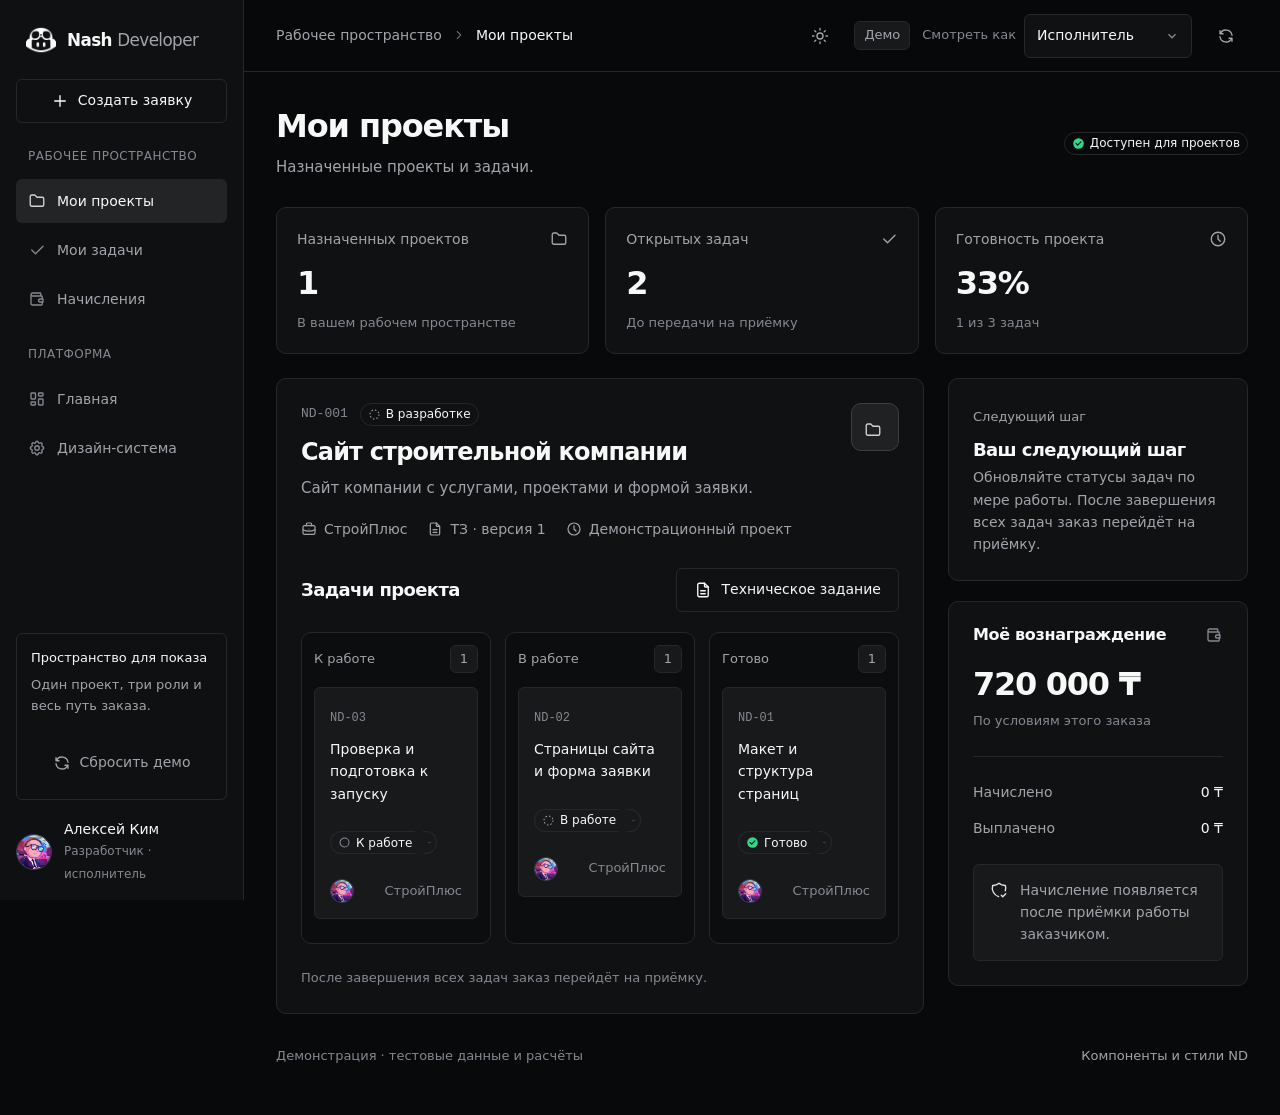
<file: contractor.html>
<!doctype html>
<html lang="ru">
<head>
<meta charset="utf-8">
<meta name="viewport" content="width=device-width, initial-scale=1, viewport-fit=cover">
<meta name="color-scheme" content="dark light">
<meta name="description" content="Демонстрационный интерфейс Nash Developer: заявка, техническое задание, команда и выполнение проекта.">
<meta name="robots" content="noindex,nofollow">
<title>Мои проекты · Nash Developer</title>
<link rel="icon" href="assets/brand/favicon.ico?v=mark2" type="image/x-icon" sizes="16x16 32x32 48x48 64x64 128x128 256x256">
<link rel="icon" href="assets/brand/favicon.svg?v=mark2" type="image/svg+xml" sizes="any">
<link rel="apple-touch-icon" href="assets/brand/apple-touch-icon.png?v=mark2" sizes="180x180">
<script src="scripts/theme.js">
</script>
<link rel="stylesheet" href="styles/tokens.css">
<link rel="stylesheet" href="styles/base.css">
<link rel="stylesheet" href="styles/components.css">
<link rel="stylesheet" href="styles/layout.css">
<link rel="stylesheet" href="styles/pages.css">
<link rel="stylesheet" href="styles/responsive.css">
<link rel="stylesheet" href="styles/ui.css">
<link rel="stylesheet" href="styles/hero-grid.css">
<link rel="stylesheet" href="styles/intake-demo.css">
<script src="scripts/demo-state.js" defer>
</script>
<script src="scripts/ui.js" defer>
</script>
<script src="scripts/app.js" defer>
</script>
<script src="scripts/motion.js" defer>
</script>
<script src="scripts/hero-grid.js" defer>
</script>
<script src="scripts/intake-demo.js" defer>
</script>
</head>
<body data-page="contractor">
<a class="skip-link" href="#main">К содержимому</a>
<div class="app-layout">
<div class="menu-backdrop" data-close-sidebar hidden>
</div>
<aside class="app-sidebar" id="app-sidebar" aria-label="Меню кабинета">
<a class="brand" href="index.html" aria-label="Nash Developer — главная">
<img class="brand-symbol" src="assets/brand/nd-symbol.svg?v=mark2" alt="" width="30" height="30">
<span class="brand-name">Nash <span>Developer</span>
</span>
</a>
<button class="icon-btn sidebar-close" data-close-sidebar aria-label="Закрыть меню">
<svg class="icon" viewBox="0 0 24 24" aria-hidden="true">
<use href="assets/icons/tabler-sprite.svg#close"/>
</svg>
</button>
<a class="btn btn-outline" href="request.html">
<svg class="icon" viewBox="0 0 24 24" aria-hidden="true">
<use href="assets/icons/tabler-sprite.svg#plus"/>
</svg>Создать заявку</a>
<nav class="sidebar-section" aria-label="Разделы кабинета">
<span class="sidebar-label">РАБОЧЕЕ ПРОСТРАНСТВО</span>
<a class="nav-item" href="contractor.html" aria-current="page">
<svg class="icon" viewBox="0 0 24 24" aria-hidden="true">
<use href="assets/icons/tabler-sprite.svg#folder"/>
</svg>
<span>Мои проекты</span>
</a>
<a class="nav-item" href="contractor.html#tasks">
<svg class="icon" viewBox="0 0 24 24" aria-hidden="true">
<use href="assets/icons/tabler-sprite.svg#check"/>
</svg>
<span>Мои задачи</span>
</a>
<a class="nav-item" href="contractor.html#earnings">
<svg class="icon" viewBox="0 0 24 24" aria-hidden="true">
<use href="assets/icons/tabler-sprite.svg#wallet"/>
</svg>
<span>Начисления</span>
</a>
</nav>
<nav class="sidebar-section" aria-label="Дополнительно">
<span class="sidebar-label">ПЛАТФОРМА</span>
<a class="nav-item" href="index.html">
<svg class="icon" viewBox="0 0 24 24" aria-hidden="true">
<use href="assets/icons/tabler-sprite.svg#grid"/>
</svg>
<span>Главная</span>
</a>
<a class="nav-item" href="ui-kit.html">
<svg class="icon" viewBox="0 0 24 24" aria-hidden="true">
<use href="assets/icons/tabler-sprite.svg#settings"/>
</svg>
<span>Дизайн-система</span>
</a>
</nav>
<div class="sidebar-bottom">
<div class="sidebar-note">
<strong>Пространство для показа</strong>Один проект, три роли и весь путь заказа.<button class="btn btn-quiet btn-wide spacer-top" data-action="reset">
<svg class="icon" viewBox="0 0 24 24" aria-hidden="true">
<use href="assets/icons/tabler-sprite.svg#reset"/>
</svg>Сбросить демо</button>
</div>
<div class="row">
<span class="avatar avatar-photo" data-demo-avatar role="img" aria-label="Демо-аватар исполнителя">
<span class="avatar-fallback" aria-hidden="true">АК</span>
<img class="avatar-image" src="assets/avatars/shadcn.png" alt="" width="36" height="36" decoding="async">
</span>
<div class="user-details">
<strong>Алексей Ким</strong>
<small>Разработчик · исполнитель</small>
</div>
</div>
</div>
</aside>
<header class="app-header">
<button class="icon-btn mobile-menu-trigger" data-menu="sidebar" aria-label="Открыть меню" aria-expanded="false" aria-controls="app-sidebar">
<svg class="icon" viewBox="0 0 24 24" aria-hidden="true">
<use href="assets/icons/tabler-sprite.svg#menu"/>
</svg>
</button>
<div class="breadcrumbs">
<a href="index.html">Рабочее пространство</a>
<svg class="icon" viewBox="0 0 24 24" aria-hidden="true">
<use href="assets/icons/tabler-sprite.svg#chevron"/>
</svg>
<span>Мои проекты</span>
</div>
<div class="app-header-actions">
<button class="icon-btn theme-toggle" data-theme-toggle aria-label="Включить светлую тему" aria-pressed="false" title="Включить светлую тему">
<svg class="icon" viewBox="0 0 24 24" aria-hidden="true">
<use href="assets/icons/tabler-sprite.svg#spark"/>
</svg>
</button>
<span class="badge">Демо</span>
<label class="role-picker">
<span>Смотреть как</span>
<select class="select" id="role-picker" aria-label="Демонстрационная роль">
<option value="customer">Заказчик</option>
<option value="contractor" selected>Исполнитель</option>
<option value="admin">Администратор</option>
</select>
</label>
<button class="icon-btn header-reset" data-action="reset" aria-label="Сбросить демонстрацию">
<svg class="icon" viewBox="0 0 24 24" aria-hidden="true">
<use href="assets/icons/tabler-sprite.svg#reset"/>
</svg>
</button>
</div>
</header>
<main class="app-content" id="main">
<div class="page-heading">
<div>
<h1>Мои проекты</h1>
<p>Назначенные проекты и задачи.</p>
</div>
<span class="status-pill">
<svg class="status-icon is-done" viewBox="0 0 16 16" aria-hidden="true">
<circle cx="8" cy="8" r="6.5"/>
<path d="m5 8 2 2 4-4"/>
</svg>
<span>Доступен для проектов</span>
</span>
</div>
<section class="panel empty-state" id="empty-state" hidden>
<svg class="icon" viewBox="0 0 24 24" aria-hidden="true">
<use href="assets/icons/tabler-sprite.svg#folder"/>
</svg>
<h2>Здесь начнётся ваш проект</h2>
<p>Создайте первую заявку или откройте демонстрационный заказ, чтобы посмотреть кабинет в работе.</p>
<div class="row wrap" style="justify-content:center">
<a href="request.html" class="btn btn-primary">Создать заявку</a>
<button class="btn" data-action="example">Открыть пример</button>
</div>
</section>
<div id="project-content">
<div class="metric-grid spacer-bottom">
<article class="metric">
<div class="metric-label">Назначенных проектов<svg class="icon" viewBox="0 0 24 24" aria-hidden="true">
<use href="assets/icons/tabler-sprite.svg#folder"/>
</svg>
</div>
<div class="metric-value" data-bind="assigned-count">1</div>
<p>В вашем рабочем пространстве</p>
</article>
<article class="metric">
<div class="metric-label">Открытых задач<svg class="icon" viewBox="0 0 24 24" aria-hidden="true">
<use href="assets/icons/tabler-sprite.svg#check"/>
</svg>
</div>
<div class="metric-value" data-bind="open-tasks">2</div>
<p>До передачи на приёмку</p>
</article>
<article class="metric">
<div class="metric-label">Готовность проекта<svg class="icon" viewBox="0 0 24 24" aria-hidden="true">
<use href="assets/icons/tabler-sprite.svg#clock"/>
</svg>
</div>
<div class="metric-value" data-bind="progress-percent">33%</div>
<p data-bind="progress-label">1 из 3 задач</p>
</article>
</div>
<div id="contractor-assigned">
<div class="content-grid">
<section class="panel panel-pad" id="tasks">
<div class="project-heading">
<div class="grow">
<div class="row wrap">
<span class="mono subtle">ND-001</span>
<span data-bind="status" class="badge badge-blue badge-dot">В разработке</span>
</div>
<h2 data-bind="title">Сайт строительной компании</h2>
<p data-bind="summary">Сайт компании с услугами, проектами и формой заявки.</p>
<div class="project-meta">
<span>
<svg class="icon" viewBox="0 0 24 24" aria-hidden="true">
<use href="assets/icons/tabler-sprite.svg#briefcase"/>
</svg>СтройПлюс</span>
<span>
<svg class="icon" viewBox="0 0 24 24" aria-hidden="true">
<use href="assets/icons/tabler-sprite.svg#file"/>
</svg>ТЗ · версия 1</span>
<span>
<svg class="icon" viewBox="0 0 24 24" aria-hidden="true">
<use href="assets/icons/tabler-sprite.svg#clock"/>
</svg>Демонстрационный проект</span>
</div>
</div>
<div class="project-icon">
<svg class="icon" viewBox="0 0 24 24" aria-hidden="true">
<use href="assets/icons/tabler-sprite.svg#folder"/>
</svg>
</div>
</div>
<div class="row between wrap">
<h3>Задачи проекта</h3>
<button class="btn btn-outline" data-action="download-spec">
<svg class="icon" viewBox="0 0 24 24" aria-hidden="true">
<use href="assets/icons/tabler-sprite.svg#file"/>
</svg>Техническое задание</button>
</div>
<div id="task-board" class="contractor-board">
</div>
<div id="task-list-mobile" class="mobile-task-list">
</div>
<p class="form-note spacer-top">После завершения всех задач заказ перейдёт на приёмку.</p>
</section>
<aside class="order-sidebar">
<section class="panel panel-pad" id="earnings">
<div class="panel-heading">
<h3>Моё вознаграждение</h3>
<svg class="icon" viewBox="0 0 24 24" aria-hidden="true">
<use href="assets/icons/tabler-sprite.svg#wallet"/>
</svg>
</div>
<p class="metric-value num">720 000 ₸</p>
<p class="meta" style="margin-top:8px">По условиям этого заказа</p>
<hr class="divider">
<dl class="definition">
<dt>Начислено</dt>
<dd data-bind="accrued" class="num">0 ₸</dd>
<dt>Выплачено</dt>
<dd data-bind="paid" class="num">0 ₸</dd>
</dl>
<div class="notice spacer-top">
<svg class="icon" viewBox="0 0 24 24" aria-hidden="true">
<use href="assets/icons/tabler-sprite.svg#shield"/>
</svg>
<p>Начисление появляется после приёмки работы заказчиком.</p>
</div>
</section>
<section class="panel panel-pad next-action" id="action-panel">
<span class="eyebrow">Следующий шаг</span>
<h3>Продолжить работу</h3>
<p>Обновляйте статусы задач по мере выполнения.</p>
</section>
</aside>
</div>
</div>
<section class="panel empty-state" id="contractor-unassigned" hidden>
<svg class="icon" viewBox="0 0 24 24" aria-hidden="true">
<use href="assets/icons/tabler-sprite.svg#users"/>
</svg>
<h2>Команда ещё формируется</h2>
<p>После назначения исполнителя проект и задачи появятся здесь.</p>
<a href="admin.html" class="btn btn-outline">Открыть кабинет администратора</a>
</section>
</div>
<footer class="app-footnote">
<span>Демонстрация · тестовые данные и расчёты</span>
<a href="ui-kit.html">Компоненты и стили ND</a>
</footer>
</main>
</div>
<div id="toast" class="toast" role="status" hidden>
</div>
<dialog id="confirm-dialog" class="modal" aria-labelledby="confirm-title">
<h2 id="confirm-title">Начать заново?</h2>
<p id="confirm-copy">
</p>
<div class="modal-actions">
<button class="btn btn-outline" data-dialog="cancel">Отмена</button>
<button class="btn btn-primary" data-dialog="confirm">Продолжить</button>
</div>
</dialog>
<dialog id="rework-dialog" class="modal" aria-labelledby="rework-title">
<h2 id="rework-title">Что нужно доработать?</h2>
<form id="rework-form">
<label class="sr-only" for="rework-text">Комментарий к доработке</label>
<textarea class="textarea spacer-top" id="rework-text" required maxlength="1000" placeholder="Опишите, что нужно исправить">
</textarea>
<div class="modal-actions">
<button type="button" class="btn btn-outline" data-close-rework>Отмена</button>
<button class="btn btn-primary" type="submit">Отправить замечания</button>
</div>
</form>
</dialog>
<noscript>
<div class="notice">Для демонстрационных действий включите JavaScript. Страницы и стили доступны без него.</div>
</noscript>
</body>
</html>
</file>
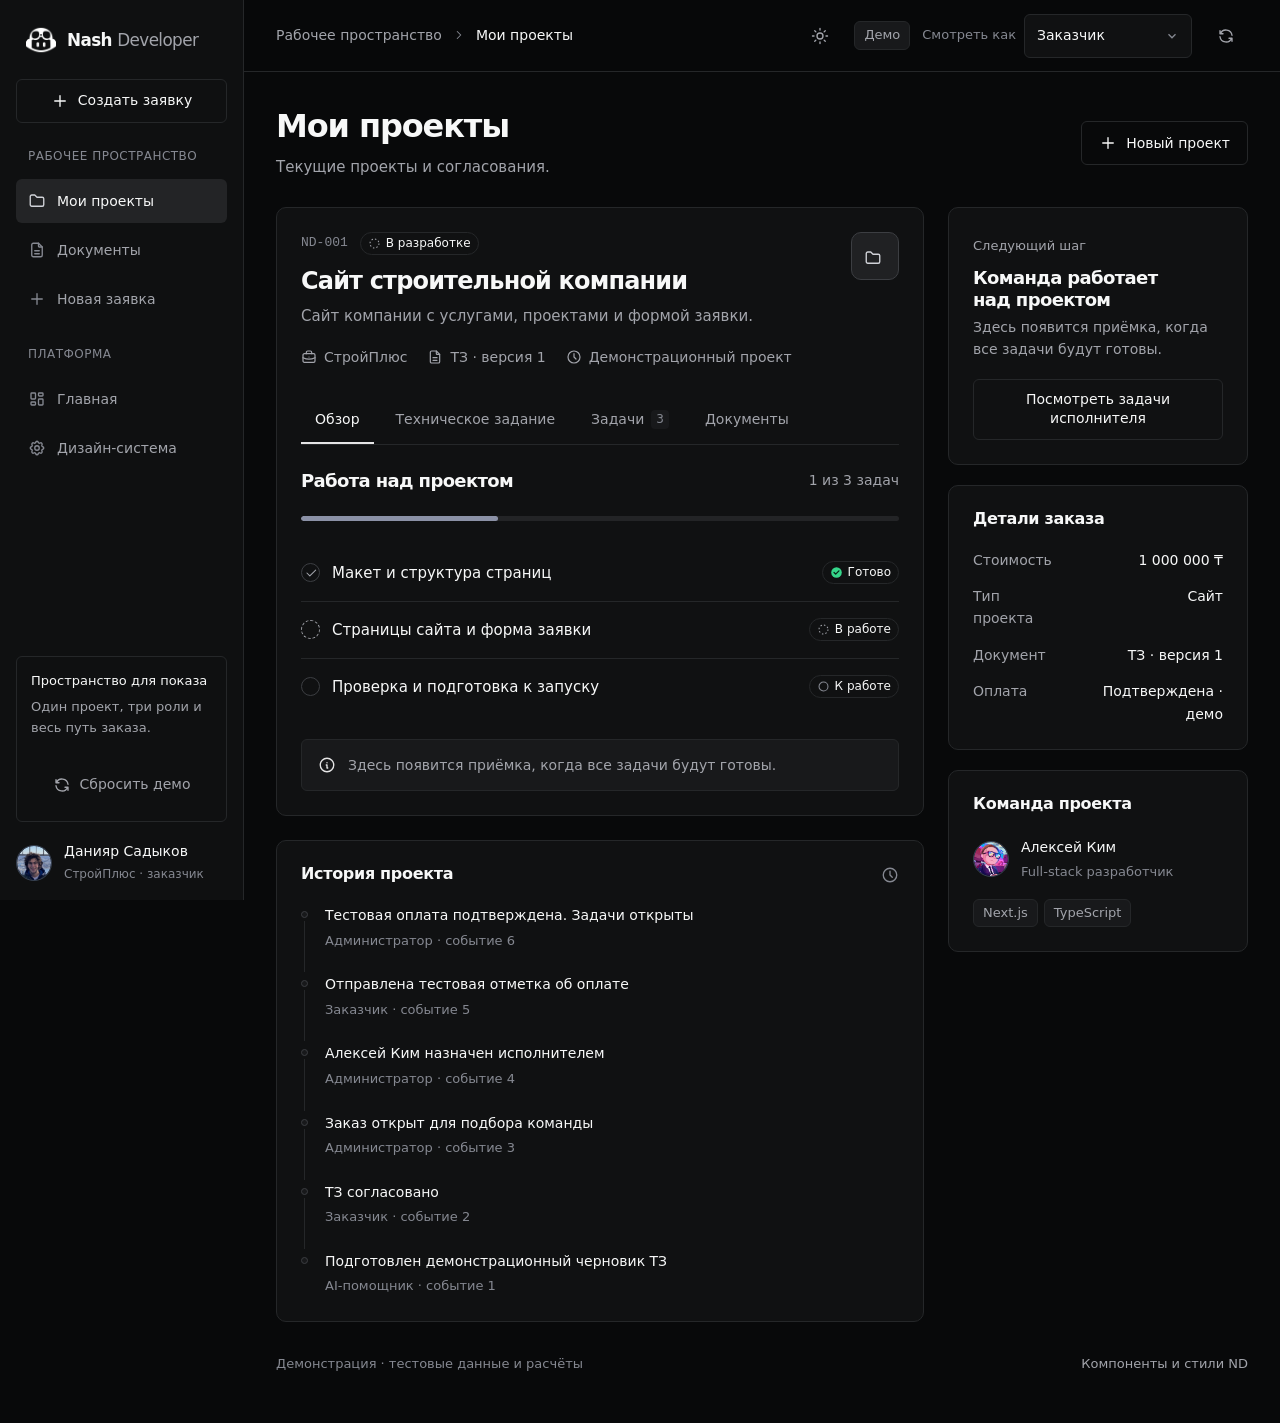
<file: customer.html>
<!doctype html>
<html lang="ru">
<head>
<meta charset="utf-8">
<meta name="viewport" content="width=device-width, initial-scale=1, viewport-fit=cover">
<meta name="color-scheme" content="dark light">
<meta name="description" content="Демонстрационный интерфейс Nash Developer: заявка, техническое задание, команда и выполнение проекта.">
<meta name="robots" content="noindex,nofollow">
<title>Мои проекты · Nash Developer</title>
<link rel="icon" href="assets/brand/favicon.ico?v=mark2" type="image/x-icon" sizes="16x16 32x32 48x48 64x64 128x128 256x256">
<link rel="icon" href="assets/brand/favicon.svg?v=mark2" type="image/svg+xml" sizes="any">
<link rel="apple-touch-icon" href="assets/brand/apple-touch-icon.png?v=mark2" sizes="180x180">
<script src="scripts/theme.js">
</script>
<link rel="stylesheet" href="styles/tokens.css">
<link rel="stylesheet" href="styles/base.css">
<link rel="stylesheet" href="styles/components.css">
<link rel="stylesheet" href="styles/layout.css">
<link rel="stylesheet" href="styles/pages.css">
<link rel="stylesheet" href="styles/responsive.css">
<link rel="stylesheet" href="styles/ui.css">
<link rel="stylesheet" href="styles/hero-grid.css">
<link rel="stylesheet" href="styles/intake-demo.css">
<script src="scripts/demo-state.js" defer>
</script>
<script src="scripts/ui.js" defer>
</script>
<script src="scripts/app.js" defer>
</script>
<script src="scripts/motion.js" defer>
</script>
<script src="scripts/hero-grid.js" defer>
</script>
<script src="scripts/intake-demo.js" defer>
</script>
</head>
<body data-page="customer">
<a class="skip-link" href="#main">К содержимому</a>
<div class="app-layout">
<div class="menu-backdrop" data-close-sidebar hidden>
</div>
<aside class="app-sidebar" id="app-sidebar" aria-label="Меню кабинета">
<a class="brand" href="index.html" aria-label="Nash Developer — главная">
<img class="brand-symbol" src="assets/brand/nd-symbol.svg?v=mark2" alt="" width="30" height="30">
<span class="brand-name">Nash <span>Developer</span>
</span>
</a>
<button class="icon-btn sidebar-close" data-close-sidebar aria-label="Закрыть меню">
<svg class="icon" viewBox="0 0 24 24" aria-hidden="true">
<use href="assets/icons/tabler-sprite.svg#close"/>
</svg>
</button>
<a class="btn btn-outline" href="request.html">
<svg class="icon" viewBox="0 0 24 24" aria-hidden="true">
<use href="assets/icons/tabler-sprite.svg#plus"/>
</svg>Создать заявку</a>
<nav class="sidebar-section" aria-label="Разделы кабинета">
<span class="sidebar-label">РАБОЧЕЕ ПРОСТРАНСТВО</span>
<a class="nav-item" href="customer.html" aria-current="page">
<svg class="icon" viewBox="0 0 24 24" aria-hidden="true">
<use href="assets/icons/tabler-sprite.svg#folder"/>
</svg>
<span>Мои проекты</span>
</a>
<a class="nav-item" href="customer.html#documents">
<svg class="icon" viewBox="0 0 24 24" aria-hidden="true">
<use href="assets/icons/tabler-sprite.svg#file"/>
</svg>
<span>Документы</span>
</a>
<a class="nav-item" href="request.html">
<svg class="icon" viewBox="0 0 24 24" aria-hidden="true">
<use href="assets/icons/tabler-sprite.svg#plus"/>
</svg>
<span>Новая заявка</span>
</a>
</nav>
<nav class="sidebar-section" aria-label="Дополнительно">
<span class="sidebar-label">ПЛАТФОРМА</span>
<a class="nav-item" href="index.html">
<svg class="icon" viewBox="0 0 24 24" aria-hidden="true">
<use href="assets/icons/tabler-sprite.svg#grid"/>
</svg>
<span>Главная</span>
</a>
<a class="nav-item" href="ui-kit.html">
<svg class="icon" viewBox="0 0 24 24" aria-hidden="true">
<use href="assets/icons/tabler-sprite.svg#settings"/>
</svg>
<span>Дизайн-система</span>
</a>
</nav>
<div class="sidebar-bottom">
<div class="sidebar-note">
<strong>Пространство для показа</strong>Один проект, три роли и весь путь заказа.<button class="btn btn-quiet btn-wide spacer-top" data-action="reset">
<svg class="icon" viewBox="0 0 24 24" aria-hidden="true">
<use href="assets/icons/tabler-sprite.svg#reset"/>
</svg>Сбросить демо</button>
</div>
<div class="row">
<span class="avatar avatar-photo" data-demo-avatar role="img" aria-label="Демо-аватар заказчика">
<span class="avatar-fallback" aria-hidden="true">ДС</span>
<img class="avatar-image" src="assets/avatars/maxleiter.png" alt="" width="36" height="36" decoding="async">
</span>
<div class="user-details">
<strong>Данияр Садыков</strong>
<small>СтройПлюс · заказчик</small>
</div>
</div>
</div>
</aside>
<header class="app-header">
<button class="icon-btn mobile-menu-trigger" data-menu="sidebar" aria-label="Открыть меню" aria-expanded="false" aria-controls="app-sidebar">
<svg class="icon" viewBox="0 0 24 24" aria-hidden="true">
<use href="assets/icons/tabler-sprite.svg#menu"/>
</svg>
</button>
<div class="breadcrumbs">
<a href="index.html">Рабочее пространство</a>
<svg class="icon" viewBox="0 0 24 24" aria-hidden="true">
<use href="assets/icons/tabler-sprite.svg#chevron"/>
</svg>
<span>Мои проекты</span>
</div>
<div class="app-header-actions">
<button class="icon-btn theme-toggle" data-theme-toggle aria-label="Включить светлую тему" aria-pressed="false" title="Включить светлую тему">
<svg class="icon" viewBox="0 0 24 24" aria-hidden="true">
<use href="assets/icons/tabler-sprite.svg#spark"/>
</svg>
</button>
<span class="badge">Демо</span>
<label class="role-picker">
<span>Смотреть как</span>
<select class="select" id="role-picker" aria-label="Демонстрационная роль">
<option value="customer" selected>Заказчик</option>
<option value="contractor">Исполнитель</option>
<option value="admin">Администратор</option>
</select>
</label>
<button class="icon-btn header-reset" data-action="reset" aria-label="Сбросить демонстрацию">
<svg class="icon" viewBox="0 0 24 24" aria-hidden="true">
<use href="assets/icons/tabler-sprite.svg#reset"/>
</svg>
</button>
</div>
</header>
<main class="app-content" id="main">
<div class="page-heading">
<div>
<h1>Мои проекты</h1>
<p>Текущие проекты и согласования.</p>
</div>
<a class="btn btn-outline" href="request.html">
<svg class="icon" viewBox="0 0 24 24" aria-hidden="true">
<use href="assets/icons/tabler-sprite.svg#plus"/>
</svg>Новый проект</a>
</div>
<section class="panel empty-state" id="empty-state" hidden>
<svg class="icon" viewBox="0 0 24 24" aria-hidden="true">
<use href="assets/icons/tabler-sprite.svg#folder"/>
</svg>
<h2>Здесь начнётся ваш проект</h2>
<p>Создайте первую заявку или откройте демонстрационный заказ, чтобы посмотреть кабинет в работе.</p>
<div class="row wrap" style="justify-content:center">
<a href="request.html" class="btn btn-primary">Создать заявку</a>
<button class="btn" data-action="example">Открыть пример</button>
</div>
</section>
<div id="project-content">
<div class="content-grid">
<div class="stack">
<section class="panel panel-pad">
<div class="project-heading">
<div class="grow">
<div class="row wrap">
<span class="mono subtle">ND-001</span>
<span data-bind="status" class="badge badge-blue badge-dot">В разработке</span>
</div>
<h2 data-bind="title">Сайт строительной компании</h2>
<p data-bind="summary">Сайт компании с услугами, проектами и формой заявки.</p>
<div class="project-meta">
<span>
<svg class="icon" viewBox="0 0 24 24" aria-hidden="true">
<use href="assets/icons/tabler-sprite.svg#briefcase"/>
</svg>СтройПлюс</span>
<span>
<svg class="icon" viewBox="0 0 24 24" aria-hidden="true">
<use href="assets/icons/tabler-sprite.svg#file"/>
</svg>ТЗ · версия 1</span>
<span>
<svg class="icon" viewBox="0 0 24 24" aria-hidden="true">
<use href="assets/icons/tabler-sprite.svg#clock"/>
</svg>Демонстрационный проект</span>
</div>
</div>
<div class="project-icon">
<svg class="icon" viewBox="0 0 24 24" aria-hidden="true">
<use href="assets/icons/tabler-sprite.svg#folder"/>
</svg>
</div>
</div>
<div class="tabs" role="tablist" aria-label="Разделы проекта">
<button class="tab" role="tab" id="tab-overview" aria-selected="true" aria-controls="panel-overview" data-tab="overview">Обзор</button>
<button class="tab" role="tab" id="tab-spec" aria-selected="false" aria-controls="panel-spec" tabindex="-1" data-tab="spec">Техническое задание</button>
<button class="tab" role="tab" id="tab-tasks" aria-selected="false" aria-controls="panel-tasks" tabindex="-1" data-tab="tasks">Задачи <span class="tab-count" data-bind="task-count">3</span>
</button>
<button class="tab" role="tab" id="tab-documents" aria-selected="false" aria-controls="panel-documents" tabindex="-1" data-tab="documents">Документы</button>
</div>
<section class="tab-panel" id="panel-overview" role="tabpanel" aria-labelledby="tab-overview">
<div class="row between">
<h3>Работа над проектом</h3>
<span class="small muted" data-bind="progress-label">1 из 3 задач</span>
</div>
<div class="progress spacer-top" data-progress style="--progress:33.33%">
<span>
</span>
</div>
<div class="task-list spacer-top" data-render="tasks-readonly">
<div class="task-row">
<span class="task-symbol done">
<svg class="icon" viewBox="0 0 24 24" aria-hidden="true">
<use href="assets/icons/tabler-sprite.svg#check"/>
</svg>
</span>
<span class="task-title">Макет и структура страниц</span>
<span class="status-pill">
<svg class="status-icon is-done" viewBox="0 0 16 16" aria-hidden="true">
<circle cx="8" cy="8" r="6.5"/>
<path d="m5 8 2 2 4-4"/>
</svg>
<span>Готово</span>
</span>
</div>
<div class="task-row">
<span class="task-symbol doing">
</span>
<span class="task-title">Страницы сайта и форма заявки</span>
<span class="status-pill">
<svg class="status-icon is-active" viewBox="0 0 16 16" aria-hidden="true">
<circle cx="8" cy="8" r="5.5" stroke-dasharray="1.8 2.5"/>
</svg>
<span>В работе</span>
</span>
</div>
<div class="task-row">
<span class="task-symbol ">
</span>
<span class="task-title">Проверка и подготовка к запуску</span>
<span class="status-pill">
<svg class="status-icon" viewBox="0 0 16 16" aria-hidden="true">
<circle cx="8" cy="8" r="5.5"/>
</svg>
<span>К работе</span>
</span>
</div>
</div>
<div class="notice spacer-top">
<svg class="icon" viewBox="0 0 24 24" aria-hidden="true">
<use href="assets/icons/tabler-sprite.svg#info"/>
</svg>
<p data-bind="customer-guidance">Команда работает над проектом. Когда задачи будут завершены, здесь появится приёмка результата.</p>
</div>
</section>
<section class="tab-panel" id="panel-spec" role="tabpanel" aria-labelledby="tab-spec" hidden>
<article class="spec-document">
<h3>Цель проекта</h3>
<p data-bind="request">Сайт строительной компании с описанием услуг, портфолио и формой заявки.</p>
<h3>Функции первой версии</h3>
<ul data-render="spec-features">
<li>Главная страница с предложением компании.</li>
<li>Услуги и примеры выполненных проектов.</li>
<li>Форма обращения и контактные данные.</li>
<li>Адаптивное отображение на телефоне и компьютере.</li>
</ul>
<h3>Критерии приёмки</h3>
<ul data-render="spec-criteria">
<li>Все согласованные страницы доступны.</li>
<li>Форма показывает результат отправки.</li>
<li>На мобильном экране доступны все основные действия.</li>
</ul>
<h3>Оценка для демонстрации</h3>
<p>Стоимость: 1 000 000 ₸. Срок и окончательный состав работ требуют согласования специалистом.</p>
<p class="form-note spacer-top">Подготовленный пример ТЗ. Живой AI и реальная оценка на этом этапе не подключены.</p>
</article>
<button class="btn btn-outline spacer-top" data-action="download-spec">
<svg class="icon" viewBox="0 0 24 24" aria-hidden="true">
<use href="assets/icons/tabler-sprite.svg#download"/>
</svg>Скачать ТЗ</button>
</section>
<section class="tab-panel" id="panel-tasks" role="tabpanel" aria-labelledby="tab-tasks" hidden>
<h3>Задачи проекта</h3>
<div class="task-list spacer-top" data-render="tasks-readonly">
<div class="task-row">
<span class="task-symbol done">
<svg class="icon" viewBox="0 0 24 24" aria-hidden="true">
<use href="assets/icons/tabler-sprite.svg#check"/>
</svg>
</span>
<span class="task-title">Макет и структура страниц</span>
<span class="status-pill">
<svg class="status-icon is-done" viewBox="0 0 16 16" aria-hidden="true">
<circle cx="8" cy="8" r="6.5"/>
<path d="m5 8 2 2 4-4"/>
</svg>
<span>Готово</span>
</span>
</div>
<div class="task-row">
<span class="task-symbol doing">
</span>
<span class="task-title">Страницы сайта и форма заявки</span>
<span class="status-pill">
<svg class="status-icon is-active" viewBox="0 0 16 16" aria-hidden="true">
<circle cx="8" cy="8" r="5.5" stroke-dasharray="1.8 2.5"/>
</svg>
<span>В работе</span>
</span>
</div>
<div class="task-row">
<span class="task-symbol ">
</span>
<span class="task-title">Проверка и подготовка к запуску</span>
<span class="status-pill">
<svg class="status-icon" viewBox="0 0 16 16" aria-hidden="true">
<circle cx="8" cy="8" r="5.5"/>
</svg>
<span>К работе</span>
</span>
</div>
</div>
</section>
<section class="tab-panel" id="panel-documents" role="tabpanel" aria-labelledby="tab-documents" hidden>
<h3 class="spacer-bottom">Документы проекта</h3>
<div class="file-row">
<svg class="icon" viewBox="0 0 24 24" aria-hidden="true">
<use href="assets/icons/tabler-sprite.svg#file"/>
</svg>
<div class="grow">
<p>Техническое задание</p>
<span class="meta">Версия 1 · текстовый документ</span>
</div>
<button class="icon-btn" data-action="download-spec" aria-label="Скачать техническое задание">
<svg class="icon" viewBox="0 0 24 24" aria-hidden="true">
<use href="assets/icons/tabler-sprite.svg#download"/>
</svg>
</button>
</div>
<p class="form-note spacer-top">Счета и договоры подключаются на следующем этапе.</p>
</section>
</section>
<section class="panel panel-pad">
<div class="panel-heading">
<h3>История проекта</h3>
<svg class="icon" viewBox="0 0 24 24" aria-hidden="true">
<use href="assets/icons/tabler-sprite.svg#clock"/>
</svg>
</div>
<ol class="timeline" data-render="history">
<li>ТЗ согласовано<p>Заказчик</p>
</li>
<li>Исполнитель назначен<p>Администратор</p>
</li>
<li>Тестовая оплата подтверждена<p>Администратор</p>
</li>
</ol>
</section>
</div>
<aside class="order-sidebar">
<section class="panel panel-pad next-action" id="action-panel">
<span class="eyebrow">Следующий шаг</span>
<h3>Проект в работе</h3>
<p>Следите за задачами и изменениями.</p>
</section>
<section class="panel panel-pad">
<div class="panel-heading">
<h3>Детали заказа</h3>
</div>
<dl class="definition">
<dt>Стоимость</dt>
<dd class="num">1 000 000 ₸</dd>
<dt>Тип проекта</dt>
<dd data-bind="product-label">Веб-разработка</dd>
<dt>Документ</dt>
<dd>ТЗ · версия 1</dd>
<dt>Оплата</dt>
<dd data-bind="payment-label">Подтверждена</dd>
</dl>
</section>
<section class="panel panel-pad">
<div class="panel-heading">
<h3>Команда проекта</h3>
</div>
<div data-render="team">
<div class="team-person">
<span class="avatar avatar-photo" data-demo-avatar role="img" aria-label="Демо-аватар исполнителя">
<span class="avatar-fallback" aria-hidden="true">АК</span>
<img class="avatar-image" src="assets/avatars/shadcn.png" alt="" width="36" height="36" decoding="async">
</span>
<div>
<strong>Алексей Ким</strong>
<p>Full-stack разработчик</p>
</div>
</div>
<div class="team-skills">
<span class="badge">Next.js</span>
<span class="badge">TypeScript</span>
</div>
</div>
</section>
</aside>
</div>
</div>
<footer class="app-footnote">
<span>Демонстрация · тестовые данные и расчёты</span>
<a href="ui-kit.html">Компоненты и стили ND</a>
</footer>
</main>
</div>
<div id="toast" class="toast" role="status" hidden>
</div>
<dialog id="confirm-dialog" class="modal" aria-labelledby="confirm-title">
<h2 id="confirm-title">Начать заново?</h2>
<p id="confirm-copy">
</p>
<div class="modal-actions">
<button class="btn btn-outline" data-dialog="cancel">Отмена</button>
<button class="btn btn-primary" data-dialog="confirm">Продолжить</button>
</div>
</dialog>
<dialog id="rework-dialog" class="modal" aria-labelledby="rework-title">
<h2 id="rework-title">Что нужно доработать?</h2>
<form id="rework-form">
<label class="sr-only" for="rework-text">Комментарий к доработке</label>
<textarea class="textarea spacer-top" id="rework-text" required maxlength="1000" placeholder="Опишите, что нужно исправить">
</textarea>
<div class="modal-actions">
<button type="button" class="btn btn-outline" data-close-rework>Отмена</button>
<button class="btn btn-primary" type="submit">Отправить замечания</button>
</div>
</form>
</dialog>
<noscript>
<div class="notice">Для демонстрационных действий включите JavaScript. Страницы и стили доступны без него.</div>
</noscript>
</body>
</html>
</file>
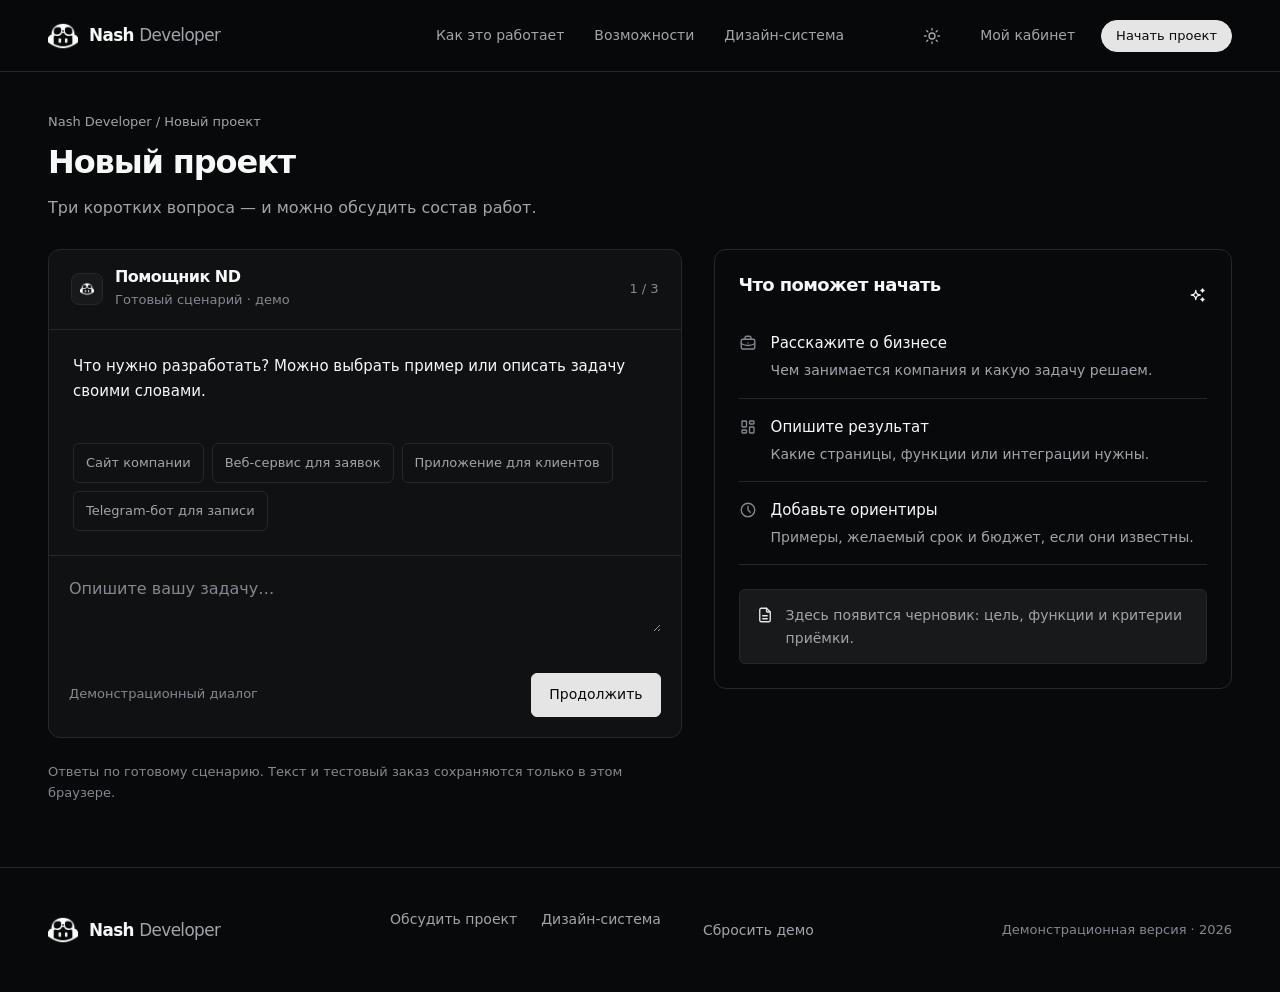
<file: request.html>
<!doctype html>
<html lang="ru">
<head>
<meta charset="utf-8">
<meta name="viewport" content="width=device-width, initial-scale=1, viewport-fit=cover">
<meta name="color-scheme" content="dark light">
<meta name="description" content="Демонстрационный интерфейс Nash Developer: заявка, техническое задание, команда и выполнение проекта.">
<meta name="robots" content="noindex,nofollow">
<title>Обсудим ваш проект · Nash Developer</title>
<link rel="icon" href="assets/brand/favicon.ico?v=mark2" type="image/x-icon" sizes="16x16 32x32 48x48 64x64 128x128 256x256">
<link rel="icon" href="assets/brand/favicon.svg?v=mark2" type="image/svg+xml" sizes="any">
<link rel="apple-touch-icon" href="assets/brand/apple-touch-icon.png?v=mark2" sizes="180x180">
<script src="scripts/theme.js">
</script>
<link rel="stylesheet" href="styles/tokens.css">
<link rel="stylesheet" href="styles/base.css">
<link rel="stylesheet" href="styles/components.css">
<link rel="stylesheet" href="styles/layout.css">
<link rel="stylesheet" href="styles/pages.css">
<link rel="stylesheet" href="styles/responsive.css">
<link rel="stylesheet" href="styles/ui.css">
<link rel="stylesheet" href="styles/hero-grid.css">
<link rel="stylesheet" href="styles/intake-demo.css">
<script src="scripts/demo-state.js" defer>
</script>
<script src="scripts/ui.js" defer>
</script>
<script src="scripts/app.js" defer>
</script>
<script src="scripts/motion.js" defer>
</script>
<script src="scripts/hero-grid.js" defer>
</script>
<script src="scripts/intake-demo.js" defer>
</script>
</head>
<body data-page="request">
<a class="skip-link" href="#main">К содержимому</a>
<header class="marketing-header">
<div class="container">
<a class="brand" href="index.html" aria-label="Nash Developer — главная">
<img class="brand-symbol" src="assets/brand/nd-symbol.svg?v=mark2" alt="" width="30" height="30">
<span class="brand-name">Nash <span>Developer</span>
</span>
</a>
<nav class="marketing-nav" aria-label="Основное меню">
<a href="index.html#process">Как это работает</a>
<a href="index.html#roles">Возможности</a>
<a href="ui-kit.html">Дизайн-система</a>
</nav>
<div class="header-actions">
<button class="icon-btn theme-toggle" data-theme-toggle aria-label="Включить светлую тему" aria-pressed="false" title="Включить светлую тему">
<svg class="icon" viewBox="0 0 24 24" aria-hidden="true">
<use href="assets/icons/tabler-sprite.svg#spark"/>
</svg>
</button>
<a class="btn btn-quiet" href="customer.html">Мой кабинет</a>
<a class="btn btn-primary btn-start" href="request.html">Начать проект</a>
<button class="icon-btn mobile-menu-trigger" data-menu="marketing" aria-label="Открыть меню" aria-expanded="false" aria-controls="marketing-mobile">
<svg class="icon" viewBox="0 0 24 24" aria-hidden="true">
<use href="assets/icons/tabler-sprite.svg#menu"/>
</svg>
</button>
</div>
</div>
</header>
<nav id="marketing-mobile" class="marketing-mobile-nav" aria-label="Мобильное меню" hidden>
<a href="index.html#process">Как это работает</a>
<a href="index.html#roles">Возможности</a>
<a href="customer.html">Кабинет клиента</a>
<a href="contractor.html">Кабинет исполнителя</a>
<a href="admin.html">Кабинет администратора</a>
<a href="ui-kit.html">Дизайн-система</a>
</nav>
<main class="container request-main" id="main">
<div class="request-page-heading">
<a class="eyebrow" href="index.html">Nash Developer / Новый проект</a>
<h1>Новый проект</h1>
<p>Три коротких вопроса — и можно обсудить состав работ.</p>
</div>
<nav class="tabs request-mobile-tabs" aria-label="Область заявки">
<button class="tab" data-request-tab="chat" aria-pressed="true">Обсуждение</button>
<button class="tab" data-request-tab="spec" aria-pressed="false">Черновик ТЗ</button>
</nav>
<div class="request-layout">
<section class="request-chat-column" id="request-chat">
<div class="chat-panel">
<header class="chat-header">
<div class="assistant-avatar">
<img src="assets/brand/nd-symbol.svg?v=mark2" alt="" width="18" height="18">
</div>
<div class="grow">
<h2>Помощник ND</h2>
<p>Готовый сценарий · демо</p>
</div>
<span class="meta request-step" id="request-step">1 / 3</span>
</header>
<div class="messages" id="messages" role="log" aria-label="Обсуждение проекта" aria-live="polite">
<div class="message">
<span class="avatar assistant-mark" aria-hidden="true">ND</span>
<div class="message-body">
<p class="message-name">Помощник ND</p>
<p class="message-copy">Что нужно разработать? Можно выбрать пример или описать задачу своими словами.</p>
</div>
</div>
<div class="request-choices" id="request-choices" aria-label="Варианты ответа">
</div>
</div>
<form class="chat-compose" id="request-form">
<label class="sr-only" for="request-text">Описание вашего проекта</label>
<textarea class="textarea" id="request-text" required rows="2" maxlength="6000" placeholder="Опишите вашу задачу…">
</textarea>
<p class="field-error" id="request-error" aria-live="polite">
</p>
<div class="composer-bottom">
<span class="meta">Демонстрационный диалог</span>
<button class="btn btn-primary" type="submit" id="request-submit">Продолжить</button>
</div>
</form>
</div>
<p class="form-note spacer-top">Ответы по готовому сценарию. Текст и тестовый заказ сохраняются только в этом браузере.</p>
</section>
<aside class="request-spec-column mobile-inactive" id="request-spec">
<div class="request-tips" id="request-tips">
<div class="row between">
<h2>Что поможет начать</h2>
<svg class="icon" viewBox="0 0 24 24" aria-hidden="true">
<use href="assets/icons/tabler-sprite.svg#spark"/>
</svg>
</div>
<div class="tip">
<svg class="icon" viewBox="0 0 24 24" aria-hidden="true">
<use href="assets/icons/tabler-sprite.svg#briefcase"/>
</svg>
<div>
<strong>Расскажите о бизнесе</strong>
<p>Чем занимается компания и какую задачу решаем.</p>
</div>
</div>
<div class="tip">
<svg class="icon" viewBox="0 0 24 24" aria-hidden="true">
<use href="assets/icons/tabler-sprite.svg#grid"/>
</svg>
<div>
<strong>Опишите результат</strong>
<p>Какие страницы, функции или интеграции нужны.</p>
</div>
</div>
<div class="tip">
<svg class="icon" viewBox="0 0 24 24" aria-hidden="true">
<use href="assets/icons/tabler-sprite.svg#clock"/>
</svg>
<div>
<strong>Добавьте ориентиры</strong>
<p>Примеры, желаемый срок и бюджет, если они известны.</p>
</div>
</div>
<div class="notice spacer-top">
<svg class="icon" viewBox="0 0 24 24" aria-hidden="true">
<use href="assets/icons/tabler-sprite.svg#file"/>
</svg>
<p>Здесь появится черновик: цель, функции и критерии приёмки.</p>
</div>
</div>
<section class="panel spec-preview" id="request-output" hidden>
<div class="panel-heading">
<h2 tabindex="-1">Черновик технического задания</h2>
<span class="badge">v1</span>
</div>
<article class="spec-document">
<h3>Цель проекта</h3>
<p data-bind="request">Сайт строительной компании с описанием услуг, портфолио и формой заявки.</p>
<h3>Функции первой версии</h3>
<ul data-render="spec-features">
<li>Главная страница с предложением компании.</li>
<li>Услуги и примеры выполненных проектов.</li>
<li>Форма обращения и контактные данные.</li>
<li>Адаптивное отображение на телефоне и компьютере.</li>
</ul>
<h3>Критерии приёмки</h3>
<ul data-render="spec-criteria">
<li>Все согласованные страницы доступны.</li>
<li>Форма показывает результат отправки.</li>
<li>На мобильном экране доступны все основные действия.</li>
</ul>
<h3>Оценка для демонстрации</h3>
<p>Стоимость: 1 000 000 ₸. Срок и окончательный состав работ требуют согласования специалистом.</p>
<p class="form-note spacer-top">Подготовленный пример ТЗ. Живой AI и реальная оценка на этом этапе не подключены.</p>
</article>
<div class="row wrap spacer-top">
<button class="btn btn-outline" data-restart-brief>Изменить ответы</button>
<a class="btn btn-primary" href="customer.html">Перейти к согласованию</a>
</div>
</section>
</aside>
</div>
</main>
<footer class="marketing-footer">
<div class="container">
<a class="brand" href="index.html" aria-label="Nash Developer — главная">
<img class="brand-symbol" src="assets/brand/nd-symbol.svg?v=mark2" alt="" width="30" height="30">
<span class="brand-name">Nash <span>Developer</span>
</span>
</a>
<nav class="footer-links" aria-label="Ссылки в подвале">
<a href="request.html">Обсудить проект</a>
<a href="ui-kit.html">Дизайн-система</a>
<button class="btn btn-quiet" data-action="reset">Сбросить демо</button>
</nav>
<p class="meta">Демонстрационная версия · 2026</p>
</div>
</footer>
<div id="toast" class="toast" role="status" hidden>
</div>
<dialog id="confirm-dialog" class="modal" aria-labelledby="confirm-title">
<h2 id="confirm-title">Начать заново?</h2>
<p id="confirm-copy">
</p>
<div class="modal-actions">
<button class="btn btn-outline" data-dialog="cancel">Отмена</button>
<button class="btn btn-primary" data-dialog="confirm">Продолжить</button>
</div>
</dialog>
<dialog id="rework-dialog" class="modal" aria-labelledby="rework-title">
<h2 id="rework-title">Что нужно доработать?</h2>
<form id="rework-form">
<label class="sr-only" for="rework-text">Комментарий к доработке</label>
<textarea class="textarea spacer-top" id="rework-text" required maxlength="1000" placeholder="Опишите, что нужно исправить">
</textarea>
<div class="modal-actions">
<button type="button" class="btn btn-outline" data-close-rework>Отмена</button>
<button class="btn btn-primary" type="submit">Отправить замечания</button>
</div>
</form>
</dialog>
<noscript>
<div class="notice">Для демонстрационных действий включите JavaScript. Страницы и стили доступны без него.</div>
</noscript>
</body>
</html>
</file>
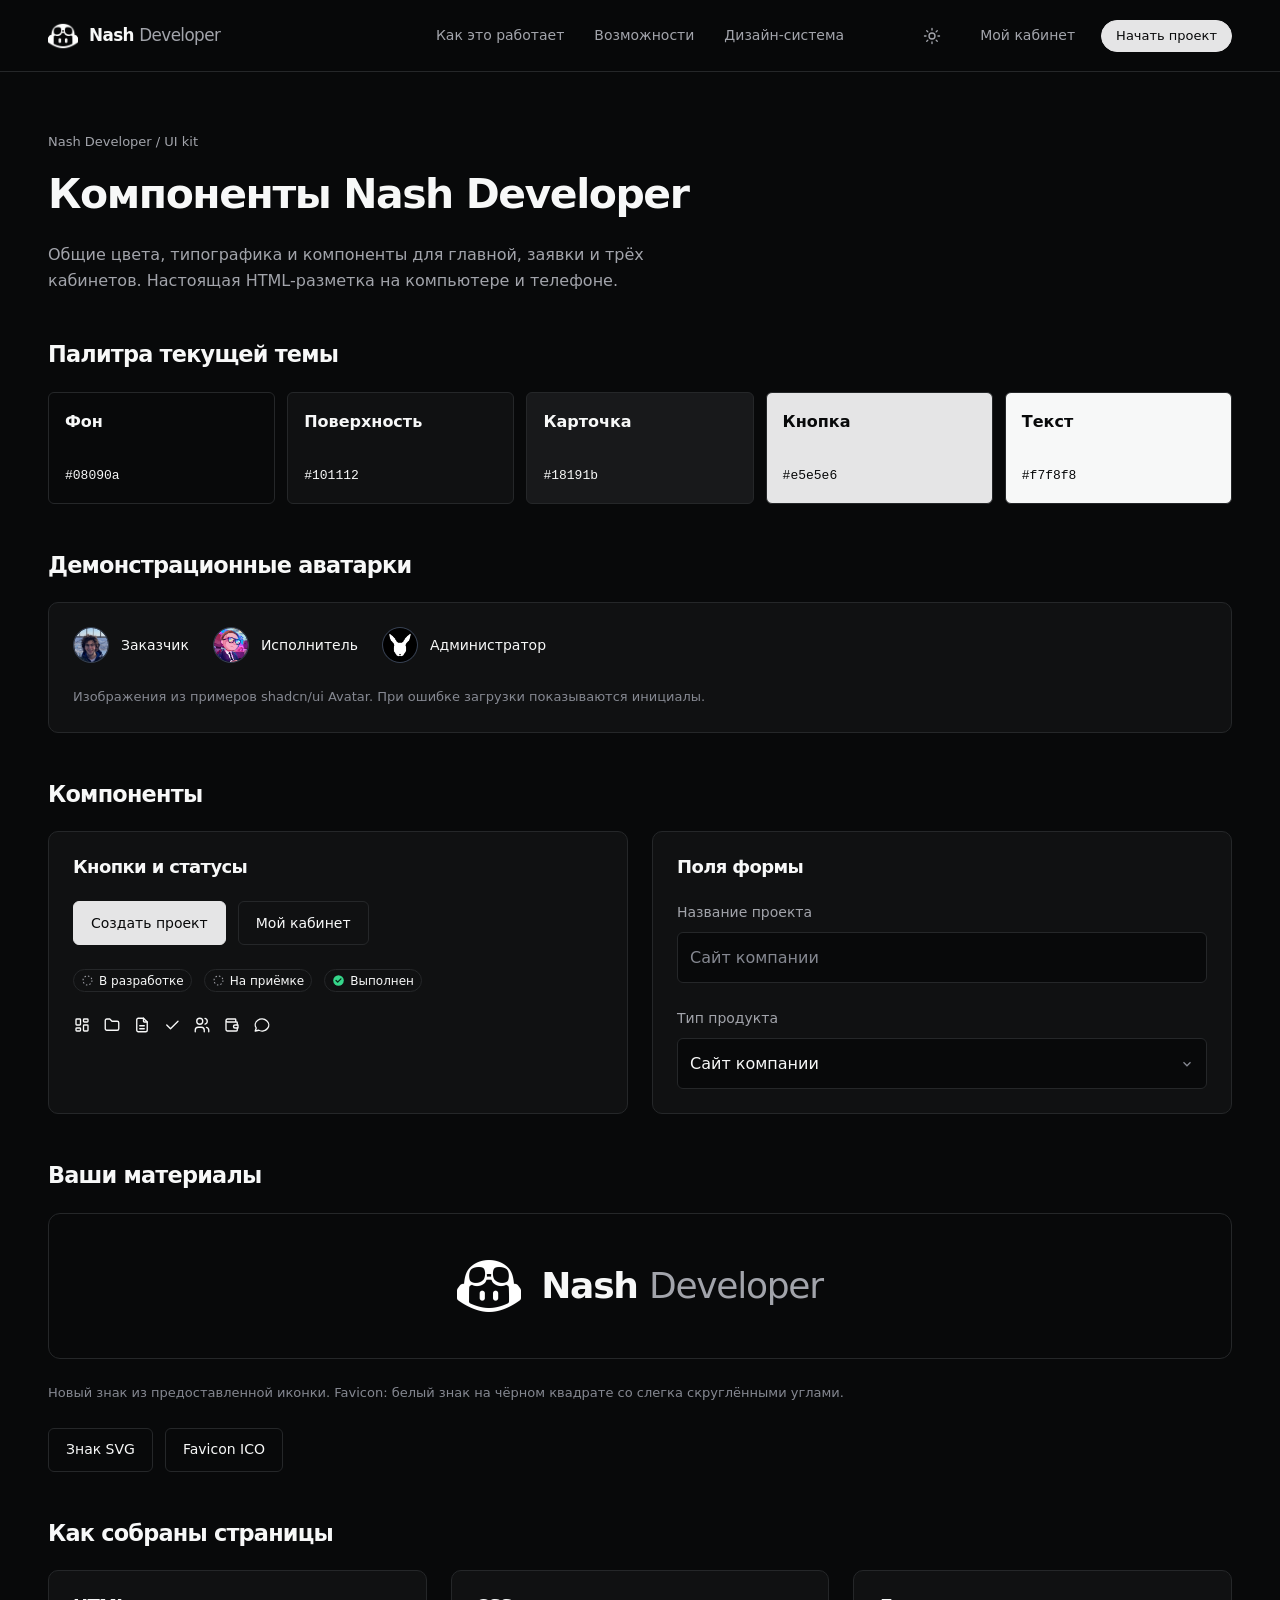
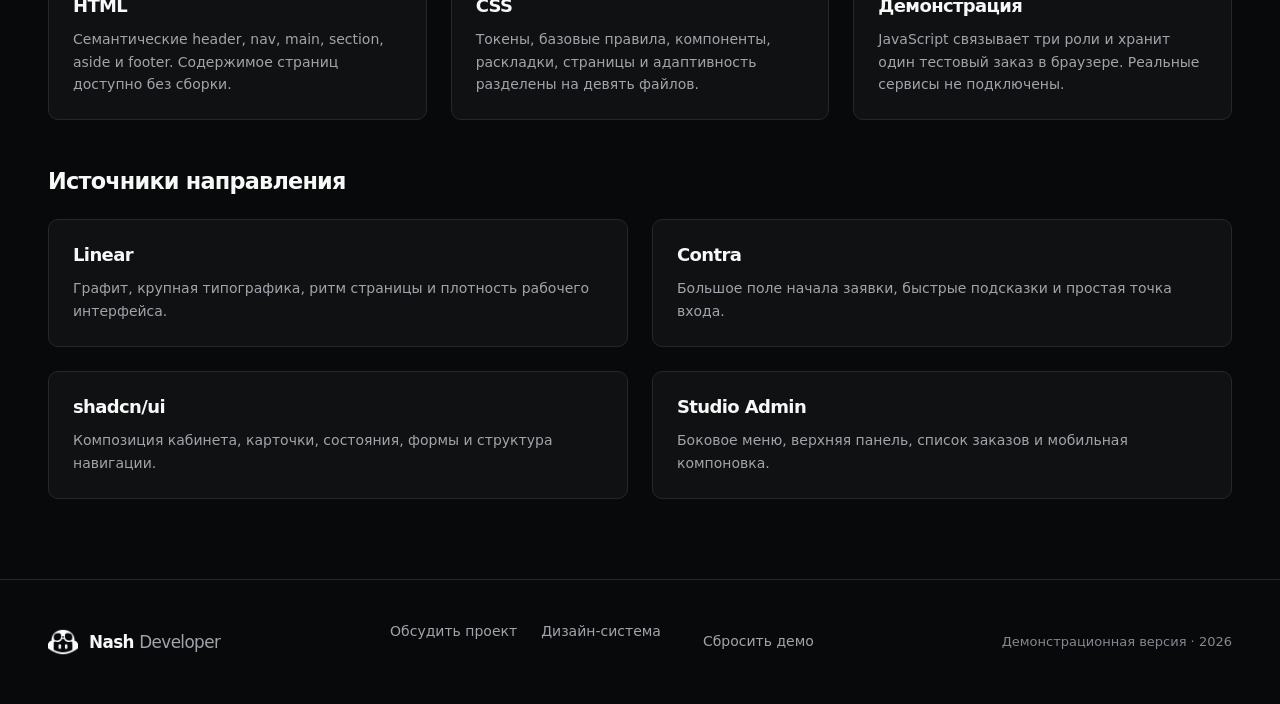
<file: ui-kit.html>
<!doctype html>
<html lang="ru">
<head>
<meta charset="utf-8">
<meta name="viewport" content="width=device-width, initial-scale=1, viewport-fit=cover">
<meta name="color-scheme" content="dark light">
<meta name="description" content="Демонстрационный интерфейс Nash Developer: заявка, техническое задание, команда и выполнение проекта.">
<meta name="robots" content="noindex,nofollow">
<title>Дизайн-система · Nash Developer</title>
<link rel="icon" href="assets/brand/favicon.ico?v=mark2" type="image/x-icon" sizes="16x16 32x32 48x48 64x64 128x128 256x256">
<link rel="icon" href="assets/brand/favicon.svg?v=mark2" type="image/svg+xml" sizes="any">
<link rel="apple-touch-icon" href="assets/brand/apple-touch-icon.png?v=mark2" sizes="180x180">
<script src="scripts/theme.js">
</script>
<link rel="stylesheet" href="styles/tokens.css">
<link rel="stylesheet" href="styles/base.css">
<link rel="stylesheet" href="styles/components.css">
<link rel="stylesheet" href="styles/layout.css">
<link rel="stylesheet" href="styles/pages.css">
<link rel="stylesheet" href="styles/responsive.css">
<link rel="stylesheet" href="styles/ui.css">
<link rel="stylesheet" href="styles/hero-grid.css">
<link rel="stylesheet" href="styles/intake-demo.css">
<script src="scripts/demo-state.js" defer>
</script>
<script src="scripts/ui.js" defer>
</script>
<script src="scripts/app.js" defer>
</script>
<script src="scripts/motion.js" defer>
</script>
<script src="scripts/hero-grid.js" defer>
</script>
<script src="scripts/intake-demo.js" defer>
</script>
</head>
<body data-page="kit">
<a class="skip-link" href="#main">К содержимому</a>
<header class="marketing-header">
<div class="container">
<a class="brand" href="index.html" aria-label="Nash Developer — главная">
<img class="brand-symbol" src="assets/brand/nd-symbol.svg?v=mark2" alt="" width="30" height="30">
<span class="brand-name">Nash <span>Developer</span>
</span>
</a>
<nav class="marketing-nav" aria-label="Основное меню">
<a href="index.html#process">Как это работает</a>
<a href="index.html#roles">Возможности</a>
<a href="ui-kit.html">Дизайн-система</a>
</nav>
<div class="header-actions">
<button class="icon-btn theme-toggle" data-theme-toggle aria-label="Включить светлую тему" aria-pressed="false" title="Включить светлую тему">
<svg class="icon" viewBox="0 0 24 24" aria-hidden="true">
<use href="assets/icons/tabler-sprite.svg#spark"/>
</svg>
</button>
<a class="btn btn-quiet" href="customer.html">Мой кабинет</a>
<a class="btn btn-primary btn-start" href="request.html">Начать проект</a>
<button class="icon-btn mobile-menu-trigger" data-menu="marketing" aria-label="Открыть меню" aria-expanded="false" aria-controls="marketing-mobile">
<svg class="icon" viewBox="0 0 24 24" aria-hidden="true">
<use href="assets/icons/tabler-sprite.svg#menu"/>
</svg>
</button>
</div>
</div>
</header>
<nav id="marketing-mobile" class="marketing-mobile-nav" aria-label="Мобильное меню" hidden>
<a href="index.html#process">Как это работает</a>
<a href="index.html#roles">Возможности</a>
<a href="customer.html">Кабинет клиента</a>
<a href="contractor.html">Кабинет исполнителя</a>
<a href="admin.html">Кабинет администратора</a>
<a href="ui-kit.html">Дизайн-система</a>
</nav>
<main class="container kit-main" id="main">
<span class="eyebrow">Nash Developer / UI kit</span>
<h1 style="margin-top:16px">Компоненты Nash Developer</h1>
<p class="muted spacer-top readable">Общие цвета, типографика и компоненты для главной, заявки и трёх кабинетов. Настоящая HTML-разметка на компьютере и телефоне.</p>
<section class="kit-section">
<h2>Палитра текущей темы</h2>
<div class="color-grid">
<div class="swatch" style="background:var(--background);color:var(--foreground)">
<strong>Фон</strong>
<span class="mono" data-theme-color="--background">
</span>
</div>
<div class="swatch" style="background:var(--surface);color:var(--foreground)">
<strong>Поверхность</strong>
<span class="mono" data-theme-color="--surface">
</span>
</div>
<div class="swatch" style="background:var(--surface-raised);color:var(--foreground)">
<strong>Карточка</strong>
<span class="mono" data-theme-color="--surface-raised">
</span>
</div>
<div class="swatch" style="background:var(--primary);color:var(--primary-foreground)">
<strong>Кнопка</strong>
<span class="mono" data-theme-color="--primary">
</span>
</div>
<div class="swatch" style="background:var(--foreground);color:var(--background)">
<strong>Текст</strong>
<span class="mono" data-theme-color="--foreground">
</span>
</div>
</div>
</section>
<section class="kit-section">
<h2>Демонстрационные аватарки</h2>
<div class="panel panel-pad">
<div class="row wrap" style="gap:24px">
<div class="row">
<span class="avatar avatar-photo" data-demo-avatar role="img" aria-label="Демо-аватар заказчика">
<span class="avatar-fallback" aria-hidden="true">ДС</span>
<img class="avatar-image" src="assets/avatars/maxleiter.png" alt="" width="36" height="36" decoding="async">
</span>
<span class="small">Заказчик</span>
</div>
<div class="row">
<span class="avatar avatar-photo" data-demo-avatar role="img" aria-label="Демо-аватар исполнителя">
<span class="avatar-fallback" aria-hidden="true">АК</span>
<img class="avatar-image" src="assets/avatars/shadcn.png" alt="" width="36" height="36" decoding="async">
</span>
<span class="small">Исполнитель</span>
</div>
<div class="row">
<span class="avatar avatar-photo" data-demo-avatar role="img" aria-label="Демо-аватар администратора">
<span class="avatar-fallback" aria-hidden="true">ND</span>
<img class="avatar-image" src="assets/avatars/evilrabbit.png" alt="" width="36" height="36" decoding="async">
</span>
<span class="small">Администратор</span>
</div>
</div>
<p class="form-note spacer-top">Изображения из примеров shadcn/ui Avatar. При ошибке загрузки показываются инициалы.</p>
</div>
</section>
<section class="kit-section">
<h2>Компоненты</h2>
<div class="two-column">
<div class="panel panel-pad stack">
<h3>Кнопки и статусы</h3>
<div class="row wrap">
<a href="request.html" class="btn btn-primary">Создать проект</a>
<a href="customer.html" class="btn btn-outline">Мой кабинет</a>
</div>
<div class="row wrap">
<span class="status-pill">
<svg class="status-icon is-active" viewBox="0 0 16 16" aria-hidden="true">
<circle cx="8" cy="8" r="5.5" stroke-dasharray="1.8 2.5"/>
</svg>
<span>В разработке</span>
</span>
<span class="status-pill">
<svg class="status-icon is-active" viewBox="0 0 16 16" aria-hidden="true">
<circle cx="8" cy="8" r="5.5" stroke-dasharray="1.8 2.5"/>
</svg>
<span>На приёмке</span>
</span>
<span class="status-pill">
<svg class="status-icon is-done" viewBox="0 0 16 16" aria-hidden="true">
<circle cx="8" cy="8" r="6.5"/>
<path d="m5 8 2 2 4-4"/>
</svg>
<span>Выполнен</span>
</span>
</div>
<div class="row wrap">
<svg class="icon" viewBox="0 0 24 24" aria-hidden="true">
<use href="assets/icons/tabler-sprite.svg#grid"/>
</svg>
<svg class="icon" viewBox="0 0 24 24" aria-hidden="true">
<use href="assets/icons/tabler-sprite.svg#folder"/>
</svg>
<svg class="icon" viewBox="0 0 24 24" aria-hidden="true">
<use href="assets/icons/tabler-sprite.svg#file"/>
</svg>
<svg class="icon" viewBox="0 0 24 24" aria-hidden="true">
<use href="assets/icons/tabler-sprite.svg#check"/>
</svg>
<svg class="icon" viewBox="0 0 24 24" aria-hidden="true">
<use href="assets/icons/tabler-sprite.svg#users"/>
</svg>
<svg class="icon" viewBox="0 0 24 24" aria-hidden="true">
<use href="assets/icons/tabler-sprite.svg#wallet"/>
</svg>
<svg class="icon" viewBox="0 0 24 24" aria-hidden="true">
<use href="assets/icons/tabler-sprite.svg#chat"/>
</svg>
</div>
</div>
<div class="panel panel-pad stack">
<h3>Поля формы</h3>
<label class="field">
<span class="small muted">Название проекта</span>
<input class="input" placeholder="Сайт компании">
</label>
<label class="field">
<span class="small muted">Тип продукта</span>
<select class="select">
<option>Сайт компании</option>
<option>Веб-сервис</option>
<option>Telegram-бот</option>
</select>
</label>
</div>
</div>
</section>
<section class="kit-section">
<h2>Ваши материалы</h2>
<div class="kit-brand">
<a class="brand" href="index.html" aria-label="Nash Developer — главная">
<img class="brand-symbol" src="assets/brand/nd-symbol.svg?v=mark2" alt="" width="30" height="30">
<span class="brand-name">Nash <span>Developer</span>
</span>
</a>
</div>
<p class="form-note spacer-top">Новый знак из предоставленной иконки. Favicon: белый знак на чёрном квадрате со слегка скруглёнными углами.</p>
<div class="row wrap spacer-top">
<a class="btn btn-outline" href="assets/brand/nd-symbol.svg" download>Знак SVG</a>
<a class="btn btn-outline" href="assets/brand/favicon.ico" download>Favicon ICO</a>
</div>
</section>
<section class="kit-section">
<h2>Как собраны страницы</h2>
<div class="three-column">
<article class="panel panel-pad stack-sm">
<h3>HTML</h3>
<p class="small muted">Семантические header, nav, main, section, aside и footer. Содержимое страниц доступно без сборки.</p>
</article>
<article class="panel panel-pad stack-sm">
<h3>CSS</h3>
<p class="small muted">Токены, базовые правила, компоненты, раскладки, страницы и адаптивность разделены на девять файлов.</p>
</article>
<article class="panel panel-pad stack-sm">
<h3>Демонстрация</h3>
<p class="small muted">JavaScript связывает три роли и хранит один тестовый заказ в браузере. Реальные сервисы не подключены.</p>
</article>
</div>
</section>
<section class="kit-section">
<h2>Источники направления</h2>
<div class="two-column">
<a class="panel panel-pad stack-sm" href="https://linear.app/" target="_blank" rel="noopener">
<h3>Linear</h3>
<p class="small muted">Графит, крупная типографика, ритм страницы и плотность рабочего интерфейса.</p>
</a>
<a class="panel panel-pad stack-sm" href="https://contra.com/" target="_blank" rel="noopener">
<h3>Contra</h3>
<p class="small muted">Большое поле начала заявки, быстрые подсказки и простая точка входа.</p>
</a>
<a class="panel panel-pad stack-sm" href="https://ui.shadcn.com/examples/dashboard" target="_blank" rel="noopener">
<h3>shadcn/ui</h3>
<p class="small muted">Композиция кабинета, карточки, состояния, формы и структура навигации.</p>
</a>
<a class="panel panel-pad stack-sm" href="https://studio-admin.arhamkhnz.com/dashboard/default" target="_blank" rel="noopener">
<h3>Studio Admin</h3>
<p class="small muted">Боковое меню, верхняя панель, список заказов и мобильная компоновка.</p>
</a>
</div>
</section>
</main>
<footer class="marketing-footer">
<div class="container">
<a class="brand" href="index.html" aria-label="Nash Developer — главная">
<img class="brand-symbol" src="assets/brand/nd-symbol.svg?v=mark2" alt="" width="30" height="30">
<span class="brand-name">Nash <span>Developer</span>
</span>
</a>
<nav class="footer-links" aria-label="Ссылки в подвале">
<a href="request.html">Обсудить проект</a>
<a href="ui-kit.html">Дизайн-система</a>
<button class="btn btn-quiet" data-action="reset">Сбросить демо</button>
</nav>
<p class="meta">Демонстрационная версия · 2026</p>
</div>
</footer>
<div id="toast" class="toast" role="status" hidden>
</div>
<dialog id="confirm-dialog" class="modal" aria-labelledby="confirm-title">
<h2 id="confirm-title">Начать заново?</h2>
<p id="confirm-copy">
</p>
<div class="modal-actions">
<button class="btn btn-outline" data-dialog="cancel">Отмена</button>
<button class="btn btn-primary" data-dialog="confirm">Продолжить</button>
</div>
</dialog>
<dialog id="rework-dialog" class="modal" aria-labelledby="rework-title">
<h2 id="rework-title">Что нужно доработать?</h2>
<form id="rework-form">
<label class="sr-only" for="rework-text">Комментарий к доработке</label>
<textarea class="textarea spacer-top" id="rework-text" required maxlength="1000" placeholder="Опишите, что нужно исправить">
</textarea>
<div class="modal-actions">
<button type="button" class="btn btn-outline" data-close-rework>Отмена</button>
<button class="btn btn-primary" type="submit">Отправить замечания</button>
</div>
</form>
</dialog>
<noscript>
<div class="notice">Для демонстрационных действий включите JavaScript. Страницы и стили доступны без него.</div>
</noscript>
</body>
</html>
</file>
<file: styles/tokens.css>
/* ND design tokens. All component colours and dimensions originate here. */
:root {
  color-scheme: dark;
  --background: #08090a;
  --surface: #101112;
  --surface-raised: #18191b;
  --surface-hover: #232426;
  --foreground: #f7f8f8;
  --muted: #a2a4ab;
  --subtle: #858891;
  --border: #252729;
  --border-strong: #3c3e42;
  --primary: #e5e5e6;
  --primary-hover: #ffffff;
  --primary-foreground: #08090a;
  --primary-soft: #202123;
  --success: #88c9a4;
  --success-soft: #17271e;
  --info: #a7b8ed;
  --info-soft: #1d2335;
  --danger: #f1a1a1;
  --danger-soft: #321e22;
  --font-sans: Inter, "Segoe UI", system-ui, -apple-system, sans-serif;
  --font-mono: "Cascadia Code", Consolas, monospace;
  --radius-sm: 6px;
  --radius-md: 10px;
  --radius-lg: 12px;
  --radius-xl: 16px;
  --space-1: 4px;
  --space-2: 8px;
  --space-3: 12px;
  --space-4: 16px;
  --space-5: 20px;
  --space-6: 24px;
  --space-8: 32px;
  --space-10: 40px;
  --space-12: 48px;
  --sidebar-width: 244px;
  --header-height: 72px;
  --content-width: 1184px;
  --shadow-card: 0 12px 44px #00000021;
  --accent-text: #d0d2d8;
  --focus-ring: #828fff;
  --progress-fill: #8b91a6;
  --header-background: #08090af0;
  --sidebar-background: #0f1011;
  --canvas-background: #0c0d0e;
  --preview-header-background: #101112;
  --composer-from: #101112;
  --composer-to: #101112;
  --composer-border: #343638;
  --accent-border: #3c3e42;
  --success-border: #2b4937;
  --info-border: #344162;
  --action-from: #131416;
  --project-from: #202123;
  --project-to: #202123;
  --avatar-background: #252b36;
  --avatar-foreground: #bdc9e8;
  --avatar-border: #364051;
  --avatar-sage-background: #213029;
  --avatar-sage-foreground: #a1c6b1;
  --toast-background: #22252a;
  --selection-background: #353c75;
  --window-dot: #4d5058;
  --brand-filter: none;
}

:root[data-theme="light"] {
  color-scheme: light;
  --background: #fafafa;
  --surface: #ffffff;
  --surface-raised: #f4f4f5;
  --surface-hover: #ededee;
  --foreground: #18181b;
  --muted: #606066;
  --subtle: #71717a;
  --border: #e4e4e7;
  --border-strong: #c9c9ce;
  --primary: #18181b;
  --primary-hover: #303034;
  --primary-foreground: #fafafa;
  --primary-soft: #f0f0f2;
  --success: #256743;
  --success-soft: #e8f5ed;
  --info: #385ca3;
  --info-soft: #edf2ff;
  --danger: #a52c3b;
  --danger-soft: #fff0f2;
  --accent-text: #3f3f46;
  --focus-ring: #5e6ad2;
  --progress-fill: #666d88;
  --header-background: #fafafaf0;
  --sidebar-background: #f7f7f8;
  --canvas-background: #fafafa;
  --preview-header-background: #fafafa;
  --composer-from: #ffffff;
  --composer-to: #ffffff;
  --composer-border: #d4d4d8;
  --accent-border: #c9c9ce;
  --success-border: #b8d9c6;
  --info-border: #c6d4f1;
  --action-from: #fafafa;
  --project-from: #f4f4f5;
  --project-to: #f4f4f5;
  --avatar-background: #e7edf8;
  --avatar-foreground: #385075;
  --avatar-border: #c4cfe0;
  --avatar-sage-background: #e8f5ed;
  --avatar-sage-foreground: #256743;
  --toast-background: #ffffff;
  --selection-background: #dfe2ff;
  --window-dot: #a2acb9;
  --brand-filter: invert(1);
  --shadow-card: 0 12px 44px #25334a0d;
}
</file>
<file: styles/base.css>
*, *::before, *::after { box-sizing: border-box; }
html { scroll-behavior: smooth; scroll-padding-top: 90px; }
body { margin: 0; background: var(--background); color: var(--foreground); font: 400 1rem/1.6 var(--font-sans); -webkit-font-smoothing: antialiased; }
body.menu-open { overflow: hidden; }
button, input, textarea, select { font: inherit; color: inherit; }
button, a, input, textarea, select { -webkit-tap-highlight-color: transparent; }
button { cursor: pointer; }
button:disabled { cursor: not-allowed; opacity: .5; }
a { color: inherit; text-decoration: none; }
a:hover { color: var(--accent-text); }
button, a { touch-action: manipulation; }
img, svg { max-width: 100%; }
img { display: block; height: auto; }
svg { flex-shrink: 0; }
h1, h2, h3, h4, p { margin: 0; }
h1, h2, h3, h4 { font-weight: 550; letter-spacing: -.035em; line-height: 1.18; text-wrap: balance; }
h1 { font-size: clamp(2rem, 3.2vw, 2.75rem); }
h2 { font-size: clamp(1.625rem, 2.7vw, 2.125rem); }
h3 { font-size: 1.125rem; }
p { overflow-wrap: anywhere; }
ul, ol { margin: 0; padding-left: 1.3rem; }
li + li { margin-top: .55rem; }
button, input, select, textarea { outline-offset: 4px; }
:focus-visible { outline: 2px solid var(--focus-ring); outline-offset: 4px; }
::selection { color: var(--foreground); background: var(--selection-background); }
[hidden] { display: none !important; }
.sr-only { position: absolute; width: 1px; height: 1px; margin: -1px; overflow: hidden; clip: rect(0,0,0,0); white-space: nowrap; }
.skip-link { position: fixed; top: 10px; left: 10px; z-index: 100; padding: 12px 20px; background: var(--primary); color: var(--primary-foreground); transform: translateY(-150%); border-radius: 8px; }
.skip-link:focus { transform: translateY(0); }
.muted { color: var(--muted); }
.subtle { color: var(--subtle); }
.accent { color: var(--accent-text); }
.small { font-size: .875rem; }
.meta { color: var(--subtle); font-size: .8125rem; }
.mono { font-family: var(--font-mono); font-size: .8125rem; }
.num { font-variant-numeric: tabular-nums; }
.icon { display: inline-block; width: 18px; height: 18px; vertical-align: middle; stroke: currentColor; fill: none; stroke-width: 1.8; stroke-linecap: round; stroke-linejoin: round; }
.stack { display: flex; flex-direction: column; gap: 24px; min-width: 0; }
.stack-sm { display: flex; flex-direction: column; gap: 12px; min-width: 0; }
.row { display: flex; align-items: center; gap: 12px; min-width: 0; }
.wrap { flex-wrap: wrap; }
.between { justify-content: space-between; }
.grow { flex: 1; min-width: 0; }
.divider { border: 0; border-top: 1px solid var(--border); margin: 24px 0; }
.spacer-top { margin-top: 24px; }
.spacer-bottom { margin-bottom: 24px; }
.container { width: min(var(--content-width), calc(100% - 64px)); margin-inline: auto; }
.readable { max-width: 65ch; }
.eyebrow { display: inline-flex; align-items: center; gap: 8px; font-size: .8125rem; font-weight: 500; color: var(--muted); }
.eyebrow .icon { width: 16px; height: 16px; }
.section-heading { display: flex; justify-content: space-between; align-items: end; gap: 24px; margin-bottom: 32px; }
.section-heading p { max-width: 450px; }
@media (prefers-reduced-motion: reduce) { *, *::before, *::after { scroll-behavior: auto !important; transition: none !important; animation: none !important; } }
</file>
<file: styles/components.css>
.brand { display: inline-flex; align-items: center; gap: 11px; flex-shrink: 0; }
.brand:hover { color: var(--foreground); }
.brand-symbol { width: 30px; height: 30px; }
.brand-symbol, .assistant-avatar img { filter:var(--brand-filter); }
.theme-toggle { color:var(--muted); border-color:var(--border); background:var(--surface); }
.theme-toggle:hover { color:var(--foreground); border-color:var(--border-strong); }
.brand-name { font-size: 1.05rem; font-weight: 600; letter-spacing: -.035em; }
.brand-name span { font-weight: 400; color: var(--muted); }
.btn { display: inline-flex; align-items: center; justify-content: center; gap: 9px; min-height: 44px; padding: 10px 17px; background: var(--surface-raised); border: 1px solid var(--border); border-radius: var(--radius-sm); color: var(--foreground); font-size: .875rem; font-weight: 500; line-height: 1.4; text-align: center; transition: background .16s, border-color .16s; }
.btn:hover { background: var(--surface-hover); border-color: var(--border-strong); color: var(--foreground); }
.btn-primary { background: var(--primary); color: var(--primary-foreground); border-color: var(--primary); }
.btn-primary:hover { background: var(--primary-hover); border-color: var(--primary-hover); color: var(--primary-foreground); }
.btn-quiet { background: transparent; border-color: transparent; color: var(--muted); }
.btn-quiet:hover { border-color: transparent; }
.btn-outline { background: transparent; }
.btn-danger { color: var(--danger); }
.btn-wide { width: 100%; }
.icon-btn { display: inline-grid; place-items: center; width: 44px; height: 44px; flex-shrink: 0; padding: 0; background: transparent; border: 1px solid transparent; border-radius: var(--radius-sm); color: var(--muted); }
.icon-btn:hover { background: var(--surface-raised); color: var(--foreground); }
.badge { display: inline-flex; align-items: center; gap: 7px; max-width: 100%; padding: 4px 9px; font-size: .8125rem; line-height: 1.4; font-weight: 500; border: 1px solid var(--border); border-radius: 6px; color: var(--muted); background: var(--surface-raised); }
.badge-amber { color: var(--accent-text); background: var(--primary-soft); border-color: var(--accent-border); }
.badge-green { color: var(--success); background: var(--success-soft); border-color: var(--success-border); }
.badge-blue { color: var(--info); background: var(--info-soft); border-color: var(--info-border); }
.badge-dot::before { content: ''; width: 6px; height: 6px; flex: 0 0 6px; border-radius: 50%; background: currentColor; }
.panel { background: var(--surface); border: 1px solid var(--border); border-radius: var(--radius-md); min-width: 0; }
.panel-pad { padding: 24px; }
.panel-heading { display: flex; align-items: center; justify-content: space-between; gap: 12px; padding-bottom: 20px; }
.panel-heading h2, .panel-heading h3 { font-size: 1rem; font-weight: 550; letter-spacing: -.02em; }
.panel-heading .icon { color: var(--subtle); }
.field { display: flex; flex-direction: column; gap: 8px; min-width: 0; }
.field label { font-size: .875rem; color: var(--muted); }
.input, .textarea, .select { width: 100%; min-width: 0; background: var(--background); border: 1px solid var(--border); border-radius: var(--radius-sm); color: var(--foreground); padding: 12px; min-height: 44px; font-size: 1rem; }
.textarea { resize: vertical; min-height: 104px; line-height: 1.6; }
.input::placeholder, .textarea::placeholder { color: var(--subtle); opacity: 1; }
.select { appearance: none; padding-right: 36px; background-image: url("data:image/svg+xml,%3Csvg xmlns='http://www.w3.org/2000/svg' width='16' height='16' fill='none' stroke='%23a5a9b2' viewBox='0 0 24 24'%3E%3Cpath d='m6 9 6 6 6-6'/%3E%3C/svg%3E"); background-repeat: no-repeat; background-position: right 12px center; }
.field-error { min-height: 1.4em; color: var(--danger); font-size: .875rem; }
.form-note { color: var(--subtle); font-size: .8125rem; }
.avatar { width: 36px; height: 36px; flex: 0 0 36px; border-radius: 50%; display: inline-grid; place-items: center; background: var(--avatar-background); color: var(--avatar-foreground); font-size: .8125rem; font-weight: 600; border: 1px solid var(--avatar-border); }
.avatar-amber { background: var(--primary-soft); color: var(--accent-text); border-color: var(--accent-border); }
.avatar-sage { background: var(--avatar-sage-background); color: var(--avatar-sage-foreground); border-color: var(--success-border); }
.avatar-photo { position:relative; overflow:hidden; isolation:isolate; }
.avatar-fallback { line-height:1; }
.avatar-image { position:absolute; inset:0; width:100%; height:100%; object-fit:cover; border-radius:inherit; opacity:0; background:var(--surface-raised); }
.avatar-loaded .avatar-image { opacity:1; }
.avatar-loaded .avatar-fallback { visibility:hidden; }
.tabs { display: flex; align-items: center; gap: 8px; border-bottom: 1px solid var(--border); padding-bottom: 0; flex-wrap: wrap; }
.tab { display: inline-flex; gap: 7px; align-items: center; justify-content: center; min-height: 48px; background: none; color: var(--muted); border: 0; border-bottom: 2px solid transparent; padding: 10px 14px; font-size: .875rem; }
.tab[aria-selected="true"] { color: var(--foreground); border-bottom-color: var(--primary); }
.tab:hover { color: var(--foreground); }
.tab-count { color: var(--subtle); border-radius: 4px; background: var(--surface-raised); padding: 0 5px; font-size: .75rem; }
.tab-panel { padding-top: 24px; }
.metric-grid { display: grid; grid-template-columns: repeat(3,minmax(0,1fr)); gap: 16px; }
.metric { padding: 20px; background: var(--surface); border: 1px solid var(--border); border-radius: var(--radius-md); }
.metric-label { display: flex; align-items: center; justify-content: space-between; color: var(--muted); font-size: .875rem; margin-bottom: 14px; }
.metric-value { font-size: clamp(1.6rem,2.5vw,2.125rem); line-height: 1.2; letter-spacing: -.04em; font-weight: 550; font-variant-numeric: tabular-nums; }
.metric p { margin-top: 10px; color: var(--subtle); font-size: .8125rem; }
.progress { height: 5px; overflow: hidden; border-radius: 4px; background: var(--surface-hover); }
.progress > span { display: block; height: 100%; width: var(--progress,0%); border-radius: inherit; background: var(--progress-fill); transition: width .2s; }
.definition { display: grid; grid-template-columns: 1fr auto; gap: 14px 20px; font-size: .875rem; margin: 0; }
.definition dt { color: var(--muted); }
.definition dd { margin: 0; text-align: right; overflow-wrap: anywhere; }
.task-list { display: flex; flex-direction: column; gap: 0; }
.task-row { display: flex; align-items: center; gap: 12px; padding: 16px 0; border-bottom: 1px solid var(--border); min-width: 0; }
.task-row:last-child { border-bottom: 0; }
.task-symbol { display: grid; place-items: center; width: 23px; height: 23px; flex: 0 0 23px; border: 1px solid var(--border-strong); border-radius: 50%; color: var(--subtle); }
.task-symbol.done { background: var(--success-soft); border-color: var(--success-border); color: var(--success); }
.task-symbol.doing { border: 2px solid var(--accent-text); color: var(--accent-text); }
.task-symbol .icon { width: 14px; height: 14px; }
.task-title { flex: 1; min-width: 0; overflow-wrap: anywhere; font-size: .9375rem; }
.task-row .select { max-width: 145px; min-height: 40px; font-size: .875rem; padding-block: 8px; }
.timeline { list-style: none; padding: 0; }
.timeline li { position: relative; padding: 0 0 22px 24px; margin: 0; font-size: .875rem; }
.timeline li:last-child { padding-bottom: 0; }
.timeline li::before { content:''; position:absolute; left:0; top:7px; width:7px; height:7px; border:1px solid var(--border-strong); border-radius:50%; background:var(--surface-raised); }
.timeline li:not(:last-child)::after { content:''; position:absolute; left:3px; top:17px; bottom:1px; width:1px; background:var(--border); }
.timeline p { font-size: .8125rem; color: var(--subtle); margin-top: 4px; }
.next-action { background: var(--surface); border-color: var(--border); }
.next-action h3 { color: var(--foreground); font-size: 1.125rem; margin: 10px 0 6px; }
.next-action p { font-size: .875rem; color: var(--muted); }
.next-action .btn { margin-top: 18px; }
.empty-state { text-align: center; padding: 72px 24px; }
.empty-state > .icon { width: 38px; height: 38px; color: var(--primary); margin-bottom: 20px; }
.empty-state h2 { font-size: 1.5rem; margin-bottom: 12px; }
.empty-state p { max-width: 430px; margin: 0 auto 24px; color: var(--muted); }
.notice { display:flex; gap:12px; padding:14px 16px; background:var(--surface-raised); border:1px solid var(--border); border-radius:var(--radius-sm); font-size:.875rem; color:var(--muted); }
.notice .icon { color:var(--primary); margin-top:2px; }
.toast { position:fixed; bottom:24px; right:24px; z-index:100; max-width:min(420px,calc(100% - 32px)); padding:16px 20px; border:1px solid var(--border-strong); border-radius:var(--radius-md); color:var(--foreground); background:var(--toast-background); box-shadow:var(--shadow-card); font-size:.875rem; }
.modal { border:1px solid var(--border-strong); border-radius:var(--radius-lg); padding:28px; background:var(--surface); color:var(--foreground); width:min(460px,calc(100% - 32px)); max-height:calc(100dvh - 40px); overflow:auto; box-shadow:0 30px 100px #0008; }
.modal::backdrop { background:#000a; backdrop-filter:blur(4px); }
.modal h2 { font-size:1.4rem; margin-bottom:12px; }
.modal p { color:var(--muted); font-size:.9375rem; }
.modal-actions { display:flex; justify-content:flex-end; gap:10px; margin-top:24px; }
.file-row { display:flex; align-items:center; gap:12px; padding:16px; border:1px solid var(--border); border-radius:var(--radius-sm); }
.file-row > .icon { color:var(--primary); }
.file-row .grow > p { font-size:.9375rem; }
.swatch { min-height:112px; border-radius:var(--radius-sm); padding:16px; display:flex; flex-direction:column; justify-content:space-between; border:1px solid var(--border); }

/* Motion follows a completed action, never a looping decorative highlight. */
@keyframes enter { from { opacity:0; transform:translateY(4px); } to { opacity:1; transform:none; } }
@keyframes typing { 0%,80%,100% { opacity:.3; } 40% { opacity:1; } }
.tab-panel:not([hidden]), .toast:not([hidden]), .modal[open] { animation:enter .16s ease-out; }
.message:nth-last-child(2), #request-output:not([hidden]) { animation:enter .2s ease-out; }
.typing-indicator { display:flex; align-items:center; gap:4px; min-height:24px; }
.typing-indicator i { width:4px; height:4px; background:var(--muted); border-radius:50%; animation:typing .9s infinite; }
.typing-indicator i:nth-child(2) { animation-delay:.12s; }
.typing-indicator i:nth-child(3) { animation-delay:.24s; }
.request-choices { display:flex; flex-wrap:wrap; gap:8px; margin-top:18px; }
.request-choices .suggestion { border-radius:6px; text-align:left; line-height:1.5; }
.request-step { font-variant-numeric:tabular-nums; }
.assistant-mark { border-radius:8px; background:var(--surface-raised); border-color:var(--border); color:var(--muted); font-size:.65rem; }
.tabs { flex-wrap:nowrap; overflow-x:auto; scrollbar-width:thin; }
.tab { flex-shrink:0; white-space:nowrap; }
</file>
<file: styles/layout.css>
.marketing-header { position:sticky; top:0; z-index:30; height:var(--header-height); background:var(--header-background); backdrop-filter:blur(16px); border-bottom:1px solid var(--border); }
.marketing-header > .container { display:flex; align-items:center; justify-content:space-between; height:100%; gap:24px; }
.marketing-nav { display:flex; align-items:center; gap:30px; color:var(--muted); font-size:.875rem; }
.header-actions { display:flex; align-items:center; gap:8px; }
.mobile-menu-trigger { display:none; }
.marketing-mobile-nav { position:fixed; inset:var(--header-height) 0 auto; padding:16px 24px 24px; background:var(--surface); border-bottom:1px solid var(--border); z-index:31; }
.marketing-mobile-nav a { display:block; padding:12px 0; }
.marketing-footer { padding:40px 0; border-top:1px solid var(--border); }
.marketing-footer .container { display:flex; justify-content:space-between; align-items:center; gap:24px; }
.footer-links { display:flex; flex-wrap:wrap; gap:24px; color:var(--muted); font-size:.875rem; }
.app-layout { min-height:100dvh; padding-left:var(--sidebar-width); }
.app-sidebar { position:fixed; inset:0 auto 0 0; z-index:45; width:var(--sidebar-width); background:var(--sidebar-background); border-right:1px solid var(--border); display:flex; flex-direction:column; padding:25px 16px 16px; gap:24px; }
.app-sidebar > .brand { padding-left:10px; }
.sidebar-section { display:flex; flex-direction:column; gap:5px; }
.sidebar-label { padding:0 12px 8px; color:var(--subtle); font-size:.75rem; font-weight:500; letter-spacing:.04em; }
.nav-item { display:flex; align-items:center; gap:11px; min-height:44px; padding:10px 12px; border:0; border-radius:var(--radius-sm); color:var(--muted); font-size:.875rem; text-align:left; background:transparent; }
.nav-item .icon { width:18px; height:18px; color:var(--subtle); }
.nav-item:hover { background:var(--surface-raised); color:var(--foreground); }
.nav-item[aria-current="page"] { background:var(--surface-hover); color:var(--foreground); }
.nav-item[aria-current="page"] .icon { color:var(--accent-text); }
.nav-count { margin-left:auto; font-size:.75rem; color:var(--subtle); }
.sidebar-bottom { margin-top:auto; display:flex; flex-direction:column; gap:20px; }
.sidebar-note { border:1px solid var(--border); padding:14px; border-radius:var(--radius-sm); font-size:.8125rem; color:var(--muted); }
.sidebar-note strong { display:block; margin-bottom:6px; font-weight:500; color:var(--foreground); }
.user-details { line-height:1.4; }
.user-details strong { font-size:.875rem; font-weight:500; display:block; }
.user-details small { font-size:.75rem; color:var(--subtle); }
.app-header { position:sticky; top:0; z-index:25; min-height:var(--header-height); border-bottom:1px solid var(--border); background:var(--header-background); backdrop-filter:blur(14px); display:flex; align-items:center; justify-content:space-between; gap:16px; padding:12px 32px; }
.breadcrumbs { display:flex; align-items:center; gap:10px; min-width:0; color:var(--muted); font-size:.875rem; }
.breadcrumbs > span:last-child { color:var(--foreground); }
.breadcrumbs .icon { width:14px; height:14px; color:var(--subtle); }
.app-header-actions { display:flex; align-items:center; gap:12px; }
.role-picker { display:flex; align-items:center; gap:8px; }
.role-picker > span { color:var(--subtle); font-size:.8125rem; }
.role-picker .select { min-height:40px; font-size:.875rem; width:168px; padding-block:8px; background-color:var(--surface); }
.app-content { padding:36px 32px 48px; max-width:1500px; margin-inline:auto; }
.page-heading { display:flex; align-items:center; justify-content:space-between; gap:24px; margin-bottom:28px; }
.page-heading h1 { font-size:2rem; }
.page-heading p { color:var(--muted); font-size:.9375rem; margin-top:9px; }
.content-grid { display:grid; grid-template-columns:minmax(0,1fr) 300px; gap:24px; align-items:start; }
.order-sidebar { display:flex; flex-direction:column; gap:20px; min-width:0; }
.menu-backdrop { position:fixed; inset:0; background:#0009; z-index:40; }
.sidebar-close { display:none; position:absolute; right:8px; top:16px; }
.app-footnote { color:var(--subtle); font-size:.8125rem; margin-top:32px; display:flex; justify-content:space-between; gap:16px; flex-wrap:wrap; }
.app-footnote a { color:var(--muted); }
.request-layout { display:grid; grid-template-columns:minmax(0,1.1fr) minmax(0,.9fr); gap:32px; align-items:start; }
.mobile-action-slot { display:none; }
.three-column { display:grid; grid-template-columns:repeat(3,minmax(0,1fr)); gap:24px; }
.two-column { display:grid; grid-template-columns:repeat(2,minmax(0,1fr)); gap:24px; }
</file>
<file: styles/pages.css>
.hero { padding:80px 0 0; }
.hero h1 { font-size:clamp(2.4rem,4.4vw,3.8rem); max-width:900px; font-weight:550; letter-spacing:-.05em; line-height:1.1; margin-top:20px; }
.hero h1 span { color:var(--muted); }
.hero-description { max-width:600px; margin-top:24px; color:var(--muted); font-size:1.125rem; line-height:1.65; }
.hero-composer { max-width:780px; margin-top:32px; padding:20px; background:var(--surface); border:1px solid var(--composer-border); border-radius:var(--radius-lg); }
.hero-composer:focus-within { border-color:var(--focus-ring); }
.hero-composer textarea { display:block; width:100%; background:transparent; border:0; resize:vertical; min-height:70px; font-size:1rem; line-height:1.6; padding:0; }
.hero-composer textarea:focus { outline:none; }
.hero-composer textarea::placeholder { color:var(--subtle); }
.composer-bottom { display:flex; align-items:center; justify-content:space-between; gap:16px; margin-top:14px; }
.composer-bottom .icon { color:var(--subtle); }
.suggestions { display:flex; gap:8px; flex-wrap:wrap; margin-top:16px; }
.suggestion { border:1px solid var(--border); border-radius:6px; background:transparent; color:var(--muted); padding:8px 12px; min-height:40px; font-size:.8125rem; }
.suggestion:hover, .suggestion[aria-pressed="true"] { color:var(--accent-text); border-color:var(--accent-border); background:var(--primary-soft); }
.hero-caption { display:flex; align-items:center; gap:7px; margin-top:16px; color:var(--subtle); font-size:.8125rem; }
.hero-caption .icon { width:15px; height:15px; }
.product-preview { margin-top:60px; border:1px solid var(--border); border-radius:10px; background:var(--surface); overflow:hidden; }
.preview-top { padding:14px 20px; border-bottom:1px solid var(--border); display:flex; justify-content:space-between; align-items:center; gap:16px; background:var(--preview-header-background); font-size:.8125rem; color:var(--muted); }
.window-dots { display:flex; align-items:center; gap:5px; }
.window-dots i { display:block; width:7px; height:7px; border-radius:50%; background:var(--window-dot); }
.window-dots i:first-child { background:var(--accent-text); }
.preview-layout { display:grid; grid-template-columns:190px minmax(0,1fr); min-height:340px; }
.preview-nav { padding:24px 14px; background:var(--canvas-background); border-right:1px solid var(--border); }
.preview-nav .brand { padding-left:10px; margin-bottom:22px; }
.preview-nav .brand-name { font-size:.875rem; }
.preview-nav .brand-symbol { width:22px; height:22px; }
.preview-nav .nav-item { font-size:.8125rem; }
.preview-content { padding:28px; }
.preview-title { display:flex; align-items:center; justify-content:space-between; gap:16px; margin-bottom:24px; }
.preview-title h2 { font-size:1.375rem; }
.preview-columns { display:grid; grid-template-columns:minmax(0,1fr) 200px; gap:32px; }
.preview-content .task-row { padding-block:12px; }
.preview-content .task-title { font-size:.875rem; }
.preview-details { font-size:.875rem; }
.preview-details > div { padding-bottom:16px; }
.preview-details strong { font-weight:500; display:block; margin-top:5px; }
.marketing-section { padding:96px 0; }
.marketing-section + .marketing-section { border-top:1px solid var(--border); }
.step-card { border-top:1px solid var(--border-strong); padding-top:24px; }
.step-card .icon { width:26px; height:26px; color:var(--accent-text); margin-bottom:22px; }
.step-card h3 { margin-bottom:12px; font-size:1.25rem; }
.step-card p { color:var(--muted); font-size:.9375rem; }
.role-card { display:flex; flex-direction:column; gap:18px; padding:26px; border:1px solid var(--border); border-radius:var(--radius-md); background:var(--surface); }
.role-card h3 { font-size:1.25rem; }
.role-card p { color:var(--muted); font-size:.9375rem; flex:1; }
.role-card > .icon { width:26px; height:26px; color:var(--accent-text); }
.request-main { padding-top:36px; padding-bottom:64px; }
.request-page-heading { margin-bottom:28px; }
.request-page-heading h1 { margin-top:10px; font-size:2rem; }
.request-page-heading p { color:var(--muted); margin-top:14px; }
.chat-panel { background:var(--surface); border:1px solid var(--border); border-radius:var(--radius-lg); }
.chat-header { padding:18px 22px; border-bottom:1px solid var(--border); display:flex; gap:12px; align-items:center; }
.chat-header h2 { font-size:1rem; }
.chat-header p { font-size:.8125rem; color:var(--subtle); margin-top:3px; }
.assistant-avatar { width:32px; height:32px; padding:8px; background:var(--surface-raised); border:1px solid var(--border); border-radius:8px; }
.messages { padding:24px; display:flex; flex-direction:column; gap:20px; min-height:180px; max-height:380px; overflow-y:auto; overscroll-behavior:contain; }
.message { display:flex; gap:12px; align-items:start; }
.message .avatar { width:30px; height:30px; flex-basis:30px; font-size:.7rem; }
.message-body { min-width:0; }
.message-name { font-size:.8125rem; font-weight:500; margin-bottom:8px; color:var(--muted); }
.message-copy { font-size:.9375rem; line-height:1.7; color:var(--foreground); overflow-wrap:anywhere; white-space:pre-wrap; }
.message-user { padding:14px; border-radius:var(--radius-md); background:var(--surface-raised); }
.message:not(.message-user) > .avatar, .message:not(.message-user) .message-name { display:none; }
.chat-compose { padding:20px; border-top:1px solid var(--border); }
.chat-compose .textarea { border:0; padding:0; background:transparent; min-height:56px; resize:vertical; }
.chat-compose .textarea:focus-visible { outline:2px solid var(--focus-ring); outline-offset:6px; }
.request-tips { padding:24px; border:1px solid var(--border); border-radius:var(--radius-lg); }
.request-tips h2 { font-size:1.125rem; margin-bottom:20px; }
.tip { display:flex; gap:14px; padding:16px 0; border-bottom:1px solid var(--border); }
.tip:last-of-type { border-bottom:0; }
.tip .icon { color:var(--subtle); margin-top:3px; }
.tip strong { display:block; font-size:.9375rem; font-weight:500; }
.tip p { color:var(--muted); font-size:.875rem; margin-top:4px; }
.spec-preview { padding:24px; }
.spec-preview h3 { margin:24px 0 9px; font-size:.9375rem; }
.spec-preview p, .spec-preview ul { font-size:.9375rem; color:var(--muted); }
.request-mobile-tabs { display:none; }
.project-heading { display:flex; justify-content:space-between; align-items:start; gap:20px; margin-bottom:28px; }
.project-heading h2 { font-size:1.5rem; margin-top:12px; }
.project-heading p { color:var(--muted); font-size:.9375rem; margin-top:9px; }
.project-icon { width:48px; height:48px; padding:12px; border:1px solid var(--accent-border); border-radius:var(--radius-md); background:linear-gradient(140deg,var(--project-from),var(--project-to)); color:var(--accent-text); flex-shrink:0; }
.project-meta { display:flex; gap:20px; flex-wrap:wrap; margin-top:18px; font-size:.875rem; color:var(--muted); }
.project-meta > span { display:flex; align-items:center; gap:7px; }
.project-meta .icon { width:16px; height:16px; }
.progress-summary { display:flex; justify-content:space-between; gap:12px; margin:20px 0 10px; color:var(--muted); font-size:.875rem; }
.spec-document h3 { font-size:1rem; margin:24px 0 10px; }
.spec-document h3:first-child { margin-top:0; }
.spec-document p, .spec-document li { color:var(--muted); font-size:.9375rem; }
.project-side-label { color:var(--subtle); font-size:.8125rem; margin-bottom:14px; }
.team-person { display:flex; align-items:center; gap:12px; }
.team-person strong { font-size:.875rem; font-weight:500; }
.team-person p { font-size:.8125rem; color:var(--subtle); margin-top:3px; }
.team-skills { display:flex; gap:6px; flex-wrap:wrap; margin-top:16px; }
.queue-item { padding:20px 0; border-bottom:1px solid var(--border); }
.queue-item:last-child { border-bottom:0; padding-bottom:0; }
.queue-item:first-child { padding-top:0; }
.queue-item h3 { font-size:1rem; margin-bottom:7px; }
.queue-item p { color:var(--muted); font-size:.875rem; }
.queue-item .btn { margin-top:14px; }
.orders-table { width:100%; border-collapse:collapse; text-align:left; font-size:.875rem; }
.orders-table th { color:var(--subtle); font-weight:400; font-size:.8125rem; padding:14px 16px; border-block:1px solid var(--border); background:var(--canvas-background); }
.orders-table td { padding:20px 16px; border-bottom:1px solid var(--border); }
.orders-table td:first-child { padding-left:0; }
.orders-table th:first-child { padding-left:0; }
.orders-table td:last-child { padding-right:0; }
.orders-table td strong { display:block; font-weight:500; }
.orders-table .meta { display:block; margin-top:5px; }
.orders-table .btn { white-space:nowrap; }
.table-title { display:flex; align-items:center; justify-content:space-between; gap:16px; margin:0 0 20px; }
.table-title h2 { font-size:1rem; }
.table-title .input { width:220px; font-size:.875rem; min-height:40px; }
.contractor-board { display:grid; grid-template-columns:repeat(3,minmax(0,1fr)); gap:14px; margin-top:20px; }
.board-column { background:var(--canvas-background); padding:12px; border:1px solid var(--border); border-radius:var(--radius-md); min-height:240px; }
.board-heading { display:flex; align-items:center; justify-content:space-between; margin-bottom:14px; color:var(--muted); font-size:.8125rem; }
.board-task { padding:15px; border:1px solid var(--border); background:var(--surface-raised); border-radius:var(--radius-sm); margin-bottom:12px; }
.board-task p { font-size:.875rem; margin:9px 0 16px; overflow-wrap:anywhere; }
.board-task .select { font-size:.8125rem; padding-left:8px; min-height:40px; }
.board-task .mono { color:var(--subtle); font-size:.75rem; }
.board-task .avatar { width:24px; height:24px; flex-basis:24px; font-size:.625rem; }
.board-task .row { margin-top:14px; }
.mobile-task-list { display:none; }
.kit-main { padding:56px 0 80px; }
.kit-section { margin-top:48px; }
.kit-section > h2 { font-size:1.4rem; margin-bottom:24px; }
.color-grid { display:grid; grid-template-columns:repeat(5,minmax(0,1fr)); gap:12px; }
.kit-brand { display:flex; justify-content:center; padding:40px 24px; border:1px solid var(--border); border-radius:var(--radius-lg); background:#08090a; }
.kit-brand .brand { gap:20px; }
.kit-brand img.brand-symbol { width:64px; height:64px; filter:none; }
.kit-brand .brand-name { color:#f7f8f8; font-size:clamp(1.25rem,3vw,2.25rem); }
.kit-brand .brand-name span { color:#a2a4ab; }
.demo-actions { display:flex; align-items:center; gap:8px; }
</file>
<file: styles/responsive.css>
/* Same DOM and live controls on every viewport. No desktop screenshot replacement. */
@media (min-width:1600px) { .app-content { padding-inline:48px; } }
@media (max-width:1199px) {
  .content-grid { grid-template-columns:minmax(0,1fr) 260px; gap:20px; }
  .app-content { padding:28px 24px 40px; }
  .app-header { padding-inline:24px; }
  .panel-pad { padding:20px; }
  .metric { padding:18px; }
  .contractor-board { grid-template-columns:1fr; }
  .board-column { min-height:0; }
}
@media (max-width:1023px) {
  .app-layout { padding-left:0; }
  .app-sidebar { transform:translateX(-105%); transition:transform .18s ease; box-shadow:none; width:280px; }
  .app-sidebar.is-open { transform:translateX(0); box-shadow:20px 0 80px #0008; }
  .app-sidebar > .brand { padding-right:28px; }
  .sidebar-close { display:inline-grid; }
  .app-header .mobile-menu-trigger { display:inline-grid; }
  .app-header .breadcrumbs { flex:1; }
  .marketing-nav { gap:20px; }
  .request-layout { gap:24px; }
  .preview-columns { grid-template-columns:minmax(0,1fr) 180px; gap:24px; }
}
@media (max-width:767px) {
  :root { --header-height:64px; }
  .container { width:calc(100% - 40px); }
  .marketing-nav { display:none; }
  .marketing-header .mobile-menu-trigger { display:inline-grid; }
  .marketing-header > .container { gap:12px; }
  .marketing-header .header-actions > .btn-quiet { display:none; }
  .marketing-header .header-actions > .btn { padding-inline:12px; }
  .brand-name { font-size:.9375rem; }
  .brand-symbol { width:26px; height:26px; }
  .marketing-header .brand-name span { display:none; }
  .hero { padding-top:36px; }
  .hero h1 { font-size:clamp(2rem,8vw,2.65rem); line-height:1.14; margin-top:16px; }
  .hero-description { font-size:.9375rem; margin-top:18px; }
  .hero-composer { padding:16px; margin-top:24px; border-radius:var(--radius-md); }
  .hero-composer textarea { min-height:76px; }
  .composer-bottom .meta { max-width:150px; }
  .suggestion { min-height:44px; padding-inline:12px; }
  .hero-caption { align-items:start; line-height:1.6; }
  .hero-caption .icon { margin-top:3px; flex-shrink:0; }
  .product-preview { margin-top:40px; }
  .preview-top { padding:12px; font-size:.75rem; }
  .preview-top > span:last-child { display:none; }
  .preview-top > .row { gap:8px; }
  .preview-layout { grid-template-columns:1fr; min-height:0; }
  .preview-nav { display:none; }
  .preview-content { padding:20px 16px; }
  .preview-title { flex-direction:column; align-items:start; gap:12px; }
  .preview-title h2 { font-size:1.125rem; }
  .preview-columns { grid-template-columns:1fr; gap:20px; }
  .preview-details { display:flex; justify-content:space-between; gap:12px; border-top:1px solid var(--border); padding-top:18px; }
  .preview-details > div { padding:0; }
  .preview-details > div:last-child { display:none; }
  .marketing-section { padding:60px 0; }
  .section-heading { flex-direction:column; align-items:start; gap:16px; }
  .three-column, .two-column { grid-template-columns:1fr; gap:24px; }
  .role-card { padding:24px; }
  .step-card { padding-top:20px; }
  .step-card .icon { margin-bottom:18px; }
  .marketing-footer { padding:28px 0; }
  .marketing-footer .container { align-items:start; flex-direction:column; }
  .footer-links { gap:20px; }
  .app-header { padding:10px 16px; gap:8px; }
  .app-header-actions { gap:4px; }
  .role-picker > span:not(.custom-select), .app-header-actions > .badge, .header-reset { display:none; }
  .role-picker .select { width:142px; min-height:44px; }
  .breadcrumbs { font-size:.8125rem; gap:8px; }
  .breadcrumbs > a, .breadcrumbs > .icon { display:none; }
  .app-content { padding:26px 20px 40px; }
  .page-heading { align-items:start; gap:16px; flex-direction:column; margin-bottom:24px; }
  .page-heading h1 { font-size:1.75rem; }
  .page-heading p { font-size:.875rem; }
  .page-heading > .btn { width:auto; }
  .page-heading { flex-direction:row; align-items:center; }
  .page-heading p { display:none; }
  .page-heading > .btn { font-size:.8125rem; padding-inline:10px; }
  .content-grid { display:flex; flex-direction:column; gap:20px; }
  .content-grid > * { width:100%; }
  .mobile-action-slot { display:block; margin-bottom:20px; }
  .mobile-action-slot .next-action { padding:16px; }
  .mobile-action-slot .next-action h3 { font-size:1rem; margin-top:6px; }
  .mobile-action-slot .next-action .btn { margin-top:12px; font-size:.8125rem; }
  .mobile-action-slot .next-action p { font-size:.8125rem; }
  .order-sidebar { gap:16px; }
  .metric-grid { gap:10px; }
  .metric { padding:14px 12px; }
  .metric-label { font-size:.8125rem; min-height:38px; margin-bottom:8px; align-items:start; }
  .metric-label .icon { display:none; }
  .metric-value { font-size:1.35rem; }
  .metric p { font-size:.75rem; }
  .metric-grid-money { grid-template-columns:1fr; }
  .metric-grid-money .metric-label { min-height:0; }
  .metric-grid-money .metric-value { font-size:1.75rem; }
  .panel-pad { padding:20px 16px; }
  .project-heading { gap:12px; }
  .project-heading h2 { font-size:1.25rem; }
  .project-heading > .project-icon { display:none; }
  .project-meta { gap:12px; }
  .tabs { gap:0; }
  .tab { padding-inline:10px; font-size:.8125rem; }
  .project-meta > span { font-size:.8125rem; }
  .task-row { flex-wrap:wrap; gap:10px; }
  .task-title { font-size:.875rem; }
  .task-row .select { max-width:none; width:calc(100% - 33px); margin-left:33px; min-height:44px; }
  .task-row > .badge { margin-left:33px; }
  .contractor-board { display:none; }
  .mobile-task-list { display:block; }
  .request-main { padding-top:20px; padding-bottom:40px; }
  .request-page-heading { margin-bottom:16px; }
  .request-page-heading h1 { font-size:1.5rem; }
  .request-page-heading p { display:none; }
  .request-page-heading > .eyebrow { display:none; }
  .request-layout { display:block; }
  .request-mobile-tabs { display:flex; margin-bottom:16px; }
  .request-mobile-tabs .tab { flex:1; }
  .request-chat-column.mobile-inactive, .request-spec-column.mobile-inactive { display:none; }
  .messages { padding:18px 16px; max-height:270px; min-height:0; }
  .message-copy { font-size:.875rem; line-height:1.6; }
  .request-choices { margin-top:12px; }
  .request-choices { display:grid; grid-template-columns:1fr 1fr; gap:8px; }
  .request-choices .suggestion { min-height:44px; padding:8px; font-size:.75rem; }
  .chat-compose .field-error:empty { display:none; }
  .chat-compose { padding:16px; }
  .chat-compose .composer-bottom { flex-wrap:wrap; }
  .chat-compose .composer-bottom .btn { flex:0 1 auto; margin-left:auto; }
  .chat-compose .composer-bottom .meta { max-width:none; }
  .chat-header { padding:12px 16px; }
  .chat-header p { font-size:.75rem; }
  .spec-preview { padding:20px; }
  .orders-table, .orders-table tbody, .orders-table tr, .orders-table td { display:block; width:100%; }
  .orders-table thead { display:none; }
  .orders-table tr { padding:16px; border:1px solid var(--border); border-radius:var(--radius-sm); margin-bottom:12px; background:var(--background); }
  .orders-table td, .orders-table td:first-child, .orders-table td:last-child { padding:8px 0; border:0; }
  .orders-table td[data-label]::before { content:attr(data-label); display:block; font-size:.75rem; color:var(--subtle); margin-bottom:4px; }
  .orders-table td .btn { width:100%; }
  .table-title { align-items:start; flex-direction:column; }
  .table-title .input { width:100%; min-height:44px; }
  .color-grid { grid-template-columns:repeat(2,minmax(0,1fr)); }
  .kit-main { padding-top:36px; }
  .kit-brand { padding:12px; }
  .toast { right:16px; bottom:16px; }
  .modal { padding:24px 20px; }
  .modal-actions { flex-wrap:wrap; }
  .modal-actions .btn { flex:1; }
}
@media (max-width:374px) {
  .container { width:calc(100% - 32px); }
  .app-content { padding-inline:16px; }
  .brand-name span { display:none; }
  .hero h1 { font-size:2.15rem; }
  .role-picker .select { width:128px; }
  .metric-grid { grid-template-columns:1fr; }
  .metric-label { min-height:0; }
  .composer-bottom { flex-wrap:wrap; }
  .composer-bottom .btn { flex:1; }
}
@media (max-width:480px) {
  .app-header .breadcrumbs { display:none; }
  .app-header-actions { margin-left:auto; gap:8px; }
  .marketing-header .header-actions { gap:4px; }
  .marketing-header .header-actions > .btn { padding-inline:10px; }
}
</file>
<file: styles/ui.css>
/* Compact statuses: colour belongs to the small symbol, not the whole badge. */
.status-pill { display:inline-flex; align-items:center; gap:5px; padding:2px 7px; min-height:23px; max-width:100%; border:1px solid var(--border); border-radius:999px; background:transparent; color:var(--foreground); font-size:.75rem; font-weight:400; line-height:1.4; white-space:nowrap; vertical-align:middle; }
.status-icon { display:block; width:13px; height:13px; flex:0 0 13px; fill:none; stroke:var(--subtle); stroke-width:1.3; }
.status-icon.is-active { stroke:var(--muted); }
.status-icon.is-done { stroke:none; fill:var(--status-success); }
.status-icon.is-done path { fill:none; stroke:var(--status-check); stroke-width:1.6; stroke-linecap:round; stroke-linejoin:round; }
.order-status { display:inline-flex; max-width:100%; }
.task-symbol { width:19px; height:19px; flex-basis:19px; }
.task-symbol.done { background:transparent; border-color:var(--border-strong); color:var(--muted); }
.task-symbol.doing { border:1px dashed var(--muted); color:var(--muted); }

/* Native select is kept solely as a value source and non-JS fallback. */
.custom-select { display:inline-flex; min-width:0; width:100%; vertical-align:middle; }
.select-trigger { display:inline-flex; align-items:center; justify-content:space-between; gap:12px; text-align:left; background-image:none; padding-right:12px; cursor:pointer; }
.select-trigger:hover:not(:disabled) { background-color:var(--surface-raised); border-color:var(--border-strong); }
.select-trigger[aria-expanded="true"] { border-color:var(--border-strong); background-color:var(--surface-raised); }
.select-value { overflow:hidden; text-overflow:ellipsis; white-space:nowrap; }
.select-chevron { width:14px; height:14px; flex:0 0 14px; fill:none; stroke:var(--subtle); stroke-width:1.5; transition:transform .16s ease; }
.select-trigger[aria-expanded="true"] .select-chevron { transform:rotate(180deg); }
.role-picker .custom-select { width:auto; }
.role-picker .select-trigger { min-height:44px; }
.task-row .task-status-select { flex:0 0 auto; width:auto; max-width:100%; margin-left:0; }
.task-row .task-status-select .select, .board-task .task-status-select .select { width:auto; max-width:100%; margin:0; padding:0; min-height:44px; border:0; background:transparent; font-size:.75rem; }
.status-select-trigger { gap:0; }
.status-select-trigger .status-pill { border-radius:999px 0 0 999px; border-right:0; padding-right:3px; }
.status-select-trigger > .select-chevron { height:23px; width:22px; padding:4px; border:1px solid var(--border); border-left:0; border-radius:0 999px 999px 0; }
.status-select-trigger:hover .status-pill, .status-select-trigger:hover > .select-chevron,
.status-select-trigger[aria-expanded="true"] .status-pill, .status-select-trigger[aria-expanded="true"] > .select-chevron { background:var(--surface-hover); border-color:var(--border-strong); }
.status-select-trigger[aria-expanded="true"] > .select-chevron { transform:none; }
.select-popover { position:fixed; z-index:120; margin:0; padding:5px; overflow-y:auto; overscroll-behavior:contain; touch-action:pan-y; background:linear-gradient(155deg,var(--surface-raised),var(--surface) 70%); border:1px solid var(--border-strong); border-radius:10px; box-shadow:0 12px 40px var(--menu-shadow),0 0 0 1px var(--background); animation:menu-in .13s ease-out; }
.select-option { display:flex; align-items:center; gap:10px; min-height:44px; padding:9px 10px; border-radius:6px; color:var(--foreground); font-size:.875rem; line-height:1.4; cursor:pointer; }
.select-option > .icon { width:17px; height:17px; color:var(--muted); }
.select-option .status-icon { width:14px; height:14px; flex-basis:14px; }
.select-option[aria-selected="true"] { background:var(--surface-hover); }
.select-option.is-highlighted { background:var(--surface-hover); outline:1px solid var(--border); outline-offset:-1px; }
.select-option[aria-disabled="true"] { opacity:.4; cursor:not-allowed; }
.option-check { display:grid; place-items:center; width:17px; height:17px; margin-left:auto; }
.option-check .icon { width:15px; height:15px; }
@keyframes menu-in { from { opacity:0; transform:translateY(-3px) scale(.985); } to { opacity:1; transform:none; } }

/* Neutral lighting lives behind the marketing content, never over its text. */
:root { --status-success:#35d68a; --status-check:#082518; --menu-shadow:#0008; --stage-light:#c0c7d366; --section-light:#bbc4d40b; --edge-light:#ffffff26; --preview-shadow:#0007; }
:root[data-theme="light"] { --status-success:#168453; --status-check:#ffffff; --menu-shadow:#18202b1f; --stage-light:#8d9ab82e; --section-light:#b6c0d418; --edge-light:#b6bdcc80; --preview-shadow:#71809926; }
.btn-start, .marketing-header .header-actions > .btn-start { position:relative; min-height:32px; padding:6px 14px; border-radius:999px; font-size:.8125rem; font-weight:500; line-height:18px; }
/* A 32 px visual pill keeps a 44 px hit area without becoming visually bulky. */
.btn-start::after { content:""; position:absolute; inset:-6px 0; border-radius:inherit; }
.hero > .eyebrow { display:flex; width:max-content; max-width:100%; margin-inline:auto; justify-content:center; }
.hero h1,.hero-description { margin-inline:auto; text-align:center; }
.hero-composer { margin-inline:auto; }
.hero > .suggestions,.hero-caption { justify-content:center; }
.hero-caption { text-align:center; }
@media (min-width:1200px) {
  .marketing-header > .container { display:grid; grid-template-columns:minmax(0,1fr) auto minmax(0,1fr); }
  .marketing-header .brand { justify-self:start; }
  .marketing-header .header-actions { justify-self:end; }
}
body[data-page="home"] main { overflow:clip; }
.hero { position:relative; isolation:isolate; }
.preview-stage { position:relative; isolation:isolate; margin-top:40px; padding:32px 0 128px; }
.preview-stage::before { content:""; position:absolute; z-index:-1; pointer-events:none; inset-block:0; left:calc(50% - 50vw); width:100vw; background:radial-gradient(ellipse 70% 85% at 50% 68%,var(--stage-light),transparent 90%); mask-image:linear-gradient(to bottom,transparent,#000 16%,#000 68%,transparent 100%); }
.hero .product-preview { position:relative; margin-top:0; background:linear-gradient(135deg,var(--surface-raised),var(--surface) 55%); border-color:var(--border-strong); box-shadow:0 1px 0 var(--edge-light) inset,0 26px 54px var(--preview-shadow); }
.marketing-section { position:relative; isolation:isolate; }
.marketing-section::before { content:""; position:absolute; pointer-events:none; z-index:-1; left:calc(50% - 50vw); width:100vw; inset-block:0; background:radial-gradient(ellipse 70% 95% at 15% 0%,var(--section-light),transparent 80%); }
.marketing-section#roles::before { background:radial-gradient(ellipse 80% 90% at 90% 30%,var(--section-light),transparent 75%); }
.marketing-section::after { content:""; position:absolute; pointer-events:none; top:0; left:calc(50% - 50vw); width:100vw; height:1px; background:linear-gradient(90deg,transparent,var(--edge-light),transparent); }
.marketing-section#process::after { display:none; }
.marketing-section#process::before { mask-image:linear-gradient(to bottom,transparent,#000 25%); }
.marketing-section + .marketing-section { border-top:0; }
.role-card { background:linear-gradient(145deg,var(--surface-raised),var(--surface) 70%); box-shadow:0 1px 0 #ffffff05 inset; }
@keyframes hero-in { from { opacity:0; transform:translateY(14px); } to { opacity:1; transform:none; } }
@keyframes preview-in { from { opacity:0; transform:translateY(20px) scale(.985); } to { opacity:1; transform:none; } }
.hero-enter { animation:hero-in .65s cubic-bezier(.22,1,.36,1) var(--enter-delay,0ms) both; }
.hero-enter:focus-within { animation:none; }
.preview-enter { animation:preview-in .8s cubic-bezier(.22,1,.36,1) .18s both; }
.scroll-reveal { transition:opacity .65s ease,transform .75s cubic-bezier(.22,1,.36,1); }
.reveal-pending { opacity:0; transform:translateY(18px); }
.reveal-pending:focus-within { opacity:1; transform:none; }
@media (max-width:767px) {
  .preview-stage { margin-top:28px; padding:24px 0 80px; }
  .preview-stage::before { background:radial-gradient(ellipse 105% 80% at 50% 65%,var(--stage-light),transparent 95%); }
  .task-row > .status-pill { margin-left:0; }
  .select-option { min-height:46px; }
}
@media (prefers-reduced-motion:reduce) {
  .hero-enter,.preview-enter,.scroll-reveal,.select-popover { animation:none!important; transition:none!important; opacity:1!important; transform:none!important; }
}
</file>
<file: styles/hero-grid.css>
/* Chamfered tiles and four-point junctions, inspired by the supplied WebP.
   All decoration is behind the intro. The form keeps its own opaque surface. */
:root { --grid-line:#8793a8; --grid-hot:#b9c9ed; --grid-fill:#c0cde7; --grid-opacity:.6; }
:root[data-theme="light"] { --grid-line:#7c899e; --grid-hot:#52668e; --grid-fill:#7e90b3; --grid-opacity:.52; }
.hero-grid { position:absolute; z-index:-1; top:calc(-1 * var(--header-height)); left:calc(50% - 50vw); width:100vw; height:var(--hero-grid-height,640px); overflow:hidden; pointer-events:none; user-select:none; opacity:var(--grid-opacity); --grid-mask:radial-gradient(ellipse 64% 80% at 100% 8%,#000 8%,transparent 76%),radial-gradient(ellipse 58% 60% at 0% 76%,#000 4%,transparent 78%); -webkit-mask-image:var(--grid-mask); mask-image:var(--grid-mask); -webkit-mask-composite:source-over; mask-composite:add; }
.hero-grid-svg { display:block; width:100%; height:100%; overflow:visible; color:var(--grid-line); --grid-edge-fade:linear-gradient(to bottom,transparent,#000 10%,#000 55%,transparent 98%); -webkit-mask-image:var(--grid-edge-fade); mask-image:var(--grid-edge-fade); }
.hero-grid-cell { --heat:0; }
.hero-grid-tile { fill:var(--grid-fill); fill-opacity:calc(var(--heat) * .025); stroke:var(--grid-line); stroke-width:.85; stroke-opacity:calc(.16 + var(--heat) * .46); transition:fill-opacity .55s ease-out,stroke-opacity .55s ease-out,stroke .25s ease; }
.hero-grid-cell[data-illuminated] .hero-grid-tile { stroke:var(--grid-hot); transition-duration:.12s; }
.hero-grid-junction { fill:var(--grid-hot); fill-opacity:calc(.1 + var(--heat) * .5); transition:fill-opacity .65s ease-out; }
.hero-grid-cell[data-illuminated] .hero-grid-junction { transition-duration:.1s; }
.hero-grid-fallback { fill:none; stroke:currentColor; stroke-width:.85; opacity:.16; }
.hero-grid-fallback-junction { fill:currentColor; stroke:none; }
@media (max-width:767px) {
  .hero-grid { height:var(--hero-grid-height,760px); --grid-mask:radial-gradient(ellipse 78% 68% at 100% 5%,#000 3%,transparent 78%),radial-gradient(ellipse 76% 64% at 0% 78%,#000 3%,transparent 80%); }
  .hero-grid-junction { transform:scale(.72); }
}
@media (prefers-reduced-motion:reduce) {
  .hero-grid-tile,.hero-grid-junction { transition:none!important; }
}
</file>
<file: styles/intake-demo.css>
/* Illustrative conversation: independent of the working request flow. */
.intake-demo .section-heading { align-items:flex-start; margin-bottom:64px; }
.intake-demo .section-heading h2 { font-size:clamp(2rem,3.3vw,2.7rem); line-height:1.12; letter-spacing:-.045em; font-weight:550; }
.intake-intro { max-width:470px; }
.intake-intro p { font-size:1.0625rem; line-height:1.65; }
.intake-try-link { display:inline-flex; align-items:center; gap:8px; color:var(--muted); font-size:.875rem; margin-top:22px; }
.intake-try-link:hover { color:var(--foreground); }
.intake-try-link .icon { width:15px; height:15px; }
.intake-scene { position:relative; height:560px; isolation:isolate; }
.intake-board { position:absolute; z-index:1; left:300px; right:0; top:52px; height:490px; border:1px solid var(--border); border-radius:12px; background:var(--surface); overflow:hidden; mask-image:linear-gradient(#000 65%,transparent 100%); }
.intake-board-header { height:55px; padding:0 20px 0 144px; display:flex; align-items:center; justify-content:space-between; gap:12px; border-bottom:1px solid var(--border); color:var(--muted); font-size:.75rem; white-space:nowrap; }
.intake-board-header > span:first-child { display:flex; align-items:center; gap:8px; }
.intake-board-header .icon { width:15px; height:15px; }
.intake-slash { color:var(--border-strong); margin-inline:3px; }
.intake-total { font-size:.6875rem; color:var(--subtle); }
.intake-board-body { display:grid; grid-template-columns:repeat(2,minmax(0,1fr)); gap:16px; padding:20px 20px 0 144px; }
.intake-lane { min-width:0; }
.intake-lane-heading { display:flex; justify-content:space-between; align-items:center; gap:12px; font-size:.75rem; color:var(--subtle); margin-bottom:16px; }
.intake-lane-heading > span:first-child { display:flex; align-items:center; gap:7px; color:var(--muted); }
.intake-state-dot, .intake-task-ring { display:inline-block; width:11px; height:11px; border:1px solid var(--subtle); border-radius:50%; flex-shrink:0; }
.intake-state-dot.is-active { border-style:dashed; border-color:var(--progress-fill); }
.intake-task { padding:14px; border:1px solid var(--border); border-radius:8px; background:var(--surface-raised); }
.intake-task-top { display:flex; align-items:center; justify-content:space-between; gap:8px; color:var(--subtle); font-size:.625rem; }
.intake-task-top > .icon { width:12px; height:12px; opacity:.6; }
.intake-task h3 { font-size:.8125rem; line-height:1.5; font-weight:500; letter-spacing:-.015em; margin:9px 0 14px; }
.intake-task-footer { display:flex; align-items:center; justify-content:space-between; gap:10px; color:var(--subtle); font-size:.625rem; }
.intake-task-footer > span:first-child { display:flex; align-items:center; gap:5px; }
.intake-task-footer .icon { width:12px; height:12px; }
.intake-task-footer img { filter:var(--brand-filter); }
.intake-task-footer .avatar { width:18px; height:18px; flex-basis:18px; }
.intake-task-footer .avatar img { filter:none; }
.intake-task-ring { width:9px; height:9px; opacity:.5; }
.intake-old-tasks { display:grid; gap:12px; }
.intake-task-slot { overflow:hidden; }
.intake-new-inner { padding-bottom:12px; }
.intake-task-new { border-color:var(--border-strong); background:var(--surface); }
.intake-new-label { display:flex; align-items:center; gap:3px; color:var(--success); font-size:.625rem; white-space:nowrap; }
.intake-new-label .icon { width:12px; height:12px; }
.intake-board-note { display:flex; align-items:start; gap:7px; margin:22px 5px; font-size:.6875rem; color:var(--subtle); line-height:1.6; }
.intake-board-note .icon { width:14px; height:14px; flex-shrink:0; margin-top:2px; }
.intake-board-fade { position:absolute; z-index:2; right:-1px; top:52px; bottom:0; width:150px; background:linear-gradient(90deg,transparent,var(--background)); pointer-events:none; }
.intake-chat { position:absolute; z-index:3; top:0; left:0; width:420px; height:560px; display:flex; flex-direction:column; border:1px solid var(--border-strong); border-radius:14px; background:var(--surface); box-shadow:var(--shadow-card); overflow:hidden; }
.intake-chat-header { display:flex; gap:10px; align-items:center; padding:18px; border-bottom:1px solid var(--border); flex-shrink:0; }
.intake-ai-avatar { width:28px; height:28px; flex:0 0 28px; display:inline-flex; align-items:center; justify-content:center; border:1px solid var(--border); border-radius:8px; background:var(--surface-raised); }
.intake-ai-avatar img { filter:var(--brand-filter); }
.intake-chat-header h3 { font-size:.8125rem; font-weight:550; }
.intake-chat-header p { margin-top:3px; color:var(--subtle); font-size:.6875rem; }
.intake-chat-label { margin-left:auto; color:var(--subtle); font-size:.625rem; white-space:nowrap; }
.intake-messages { flex:1; min-height:0; overflow-y:auto; padding:22px 18px 16px; display:flex; flex-direction:column; gap:20px; scroll-behavior:auto; overscroll-behavior:contain; scrollbar-width:thin; scrollbar-color:var(--border-strong) transparent; overflow-anchor:none; }
.intake-message { display:flex; gap:11px; flex-shrink:0; align-items:flex-start; }
.intake-message > div { min-width:0; }
.intake-message .avatar { width:28px; height:28px; flex:0 0 28px; font-size:.6rem; }
.intake-speaker { display:block; font-size:.75rem; font-weight:550; line-height:1.4; color:var(--foreground); margin-bottom:5px; }
.intake-speaker > span { font-size:.625rem; font-weight:400; color:var(--subtle); margin-left:5px; }
.intake-message p { color:var(--muted); font-size:.8125rem; line-height:1.55; margin:0; }
.intake-created-note { display:inline-flex; align-items:center; gap:4px; color:var(--success); font-size:.6875rem; margin-top:9px; }
.intake-created-note .icon { width:13px; height:13px; }
.intake-dots { display:flex; gap:4px; height:18px; align-items:center; }
.intake-dots i { width:4px; height:4px; background:var(--subtle); border-radius:50%; animation:intake-dot 1s infinite ease-in-out; }
.intake-dots i:nth-child(2) { animation-delay:120ms; }
.intake-dots i:nth-child(3) { animation-delay:240ms; }
[data-intake-playing="false"] .intake-dots i { animation-play-state:paused; }
@keyframes intake-dot { 0%,70%,100% { opacity:.35; transform:translateY(0); } 35% { opacity:1; transform:translateY(-2px); } }
.intake-compose { flex-shrink:0; margin:0 12px 12px; padding:12px; border:1px solid var(--border); border-radius:8px; background:var(--surface-raised); }
.intake-compose-copy { display:block; height:37px; font-size:.75rem; line-height:1.5; color:var(--subtle); }
.intake-compose-copy.is-writing { color:var(--foreground); }
.intake-compose-copy.is-writing::after { content:""; display:inline-block; width:1px; height:13px; margin-left:2px; background:var(--subtle); vertical-align:-2px; }
.intake-compose-tools { display:flex; align-items:center; justify-content:space-between; margin-top:5px; }
.intake-compose-tools > span:first-child { display:flex; gap:12px; color:var(--subtle); }
.intake-compose-tools .icon { width:16px; height:16px; }
.intake-send { display:flex; align-items:center; justify-content:center; width:30px; height:25px; border:1px solid var(--border-strong); border-radius:6px; color:var(--muted); background:var(--surface-hover); }
.intake-send.is-ready { color:var(--primary-foreground); background:var(--primary); border-color:var(--primary); }
.intake-transfer { position:absolute; z-index:4; top:0; left:0; width:32px; height:32px; display:flex; align-items:center; justify-content:center; color:var(--foreground); background:var(--surface-raised); border:1px solid var(--border-strong); border-radius:8px; box-shadow:var(--shadow-card); pointer-events:none; }
.intake-caption { display:flex; justify-content:space-between; align-items:center; gap:20px; padding-top:22px; color:var(--subtle); font-size:.6875rem; }
.intake-caption p { display:flex; gap:14px; flex-wrap:wrap; }
.intake-phase { color:var(--muted); }
.intake-controls { display:flex; align-items:center; gap:4px; }
.intake-controls .btn, .intake-controls .icon-btn { min-height:44px; }
.intake-controls .btn { font-size:.75rem; padding-inline:10px; gap:6px; }
.intake-control-icon { display:flex; }
.intake-control-icon .icon { width:14px; height:14px; }
@media (max-width:1050px) {
  .intake-board { left:240px; }
  .intake-chat { width:360px; }
  .intake-board-body { grid-template-columns:minmax(0,1fr); }
  .intake-lane-doing, .intake-total { display:none; }
  .intake-board-fade { width:50px; }
}
@media (max-width:767px) {
  .intake-demo .section-heading { margin-bottom:36px; }
  .intake-intro p { font-size:.9375rem; }
  .intake-try-link { margin-top:16px; }
  .intake-scene { height:802px; }
  .intake-chat { width:calc(100% - 14px); height:416px; border-radius:12px; }
  .intake-chat-header { padding:14px; }
  .intake-chat-label { display:none; }
  .intake-messages { padding:18px 14px 14px; gap:16px; }
  .intake-message { gap:9px; }
  .intake-message p { font-size:.75rem; }
  .intake-compose { margin:0 10px 10px; padding:10px; }
  .intake-compose-copy { font-size:.6875rem; }
  .intake-board { left:14px; right:0; top:392px; height:410px; border-radius:12px; }
  .intake-board-header { height:62px; padding:22px 14px 0; font-size:.6875rem; }
  .intake-total { display:none; }
  .intake-board-body { display:block; padding:16px 14px 0; }
  .intake-lane-doing, .intake-board-fade { display:none; }
  .intake-task { padding:12px; }
  .intake-task h3 { font-size:.75rem; margin:7px 0 11px; }
  .intake-caption { align-items:flex-start; gap:8px; padding-top:10px; }
  .intake-caption p { flex-direction:column; gap:5px; padding-top:10px; }
  .intake-caption-label { max-width:160px; }
}
@media (prefers-reduced-motion:reduce) { .intake-dots i { animation:none; } }
</file>
